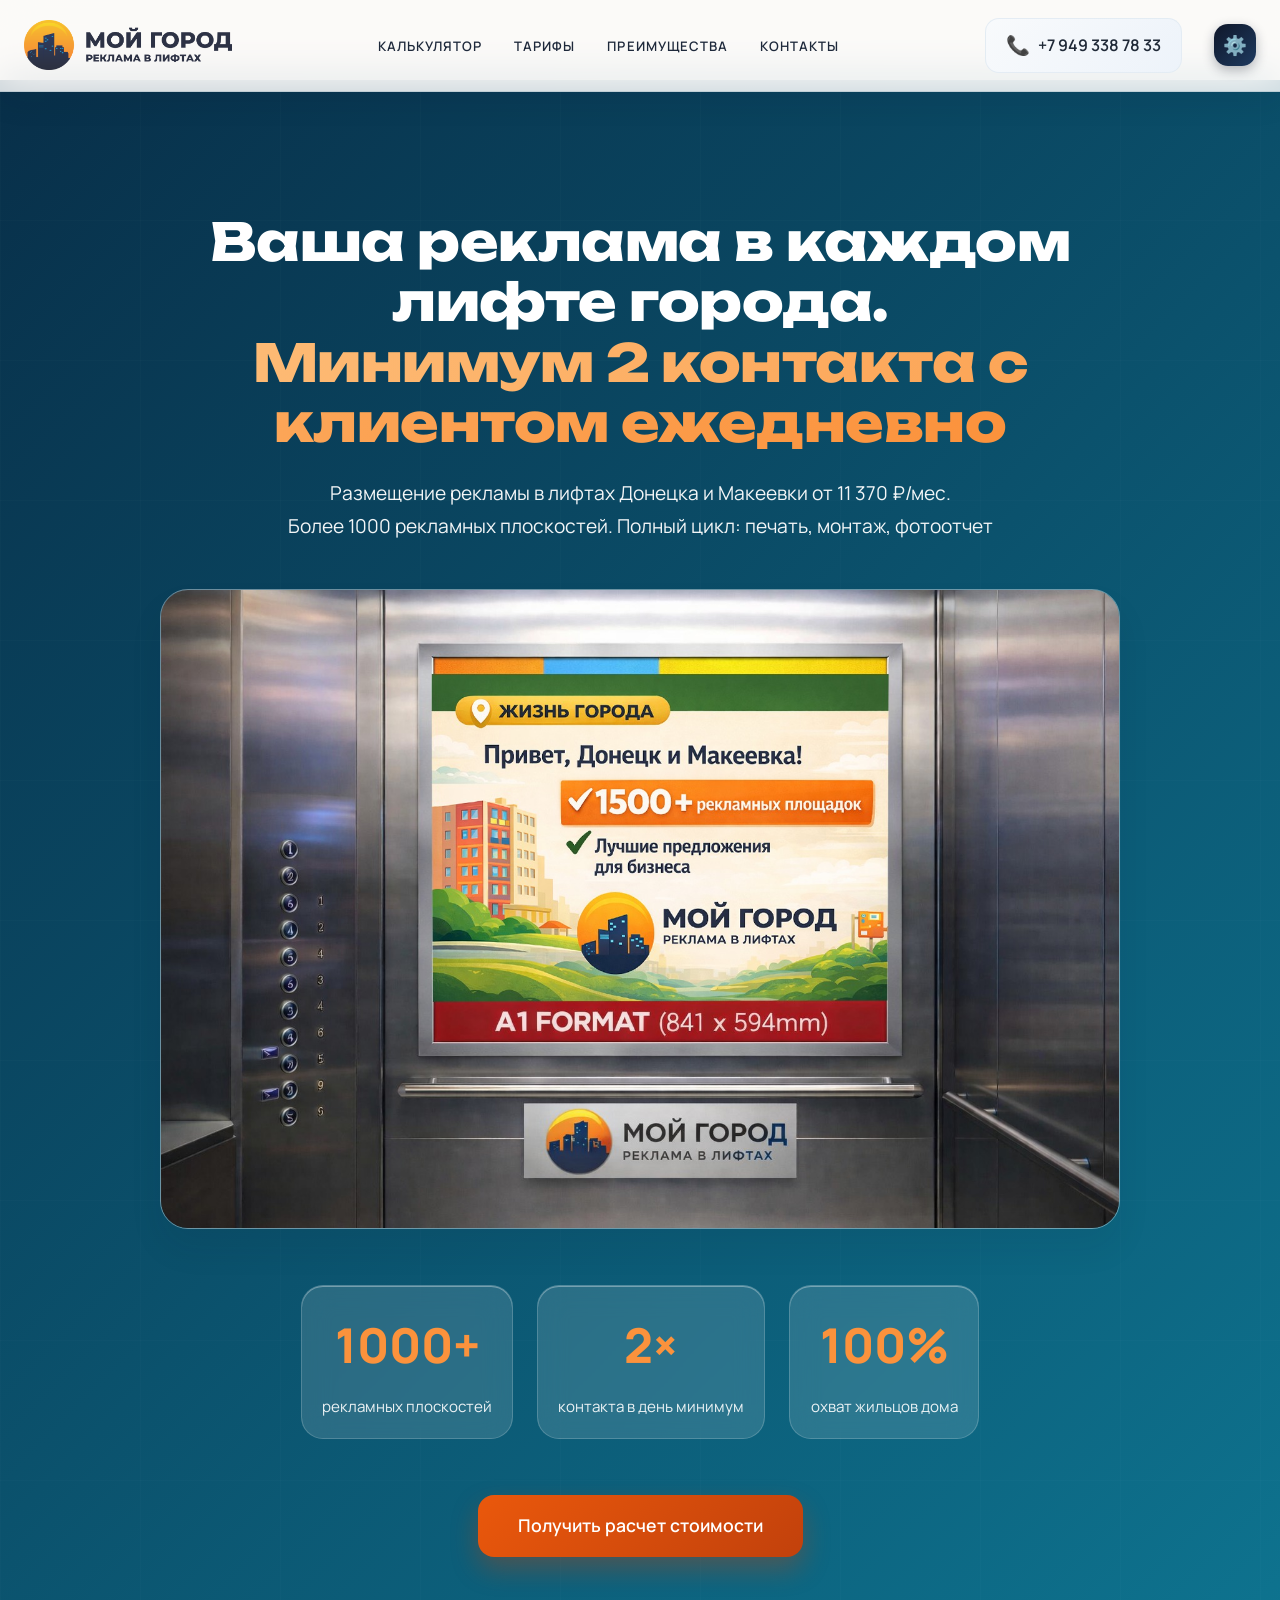
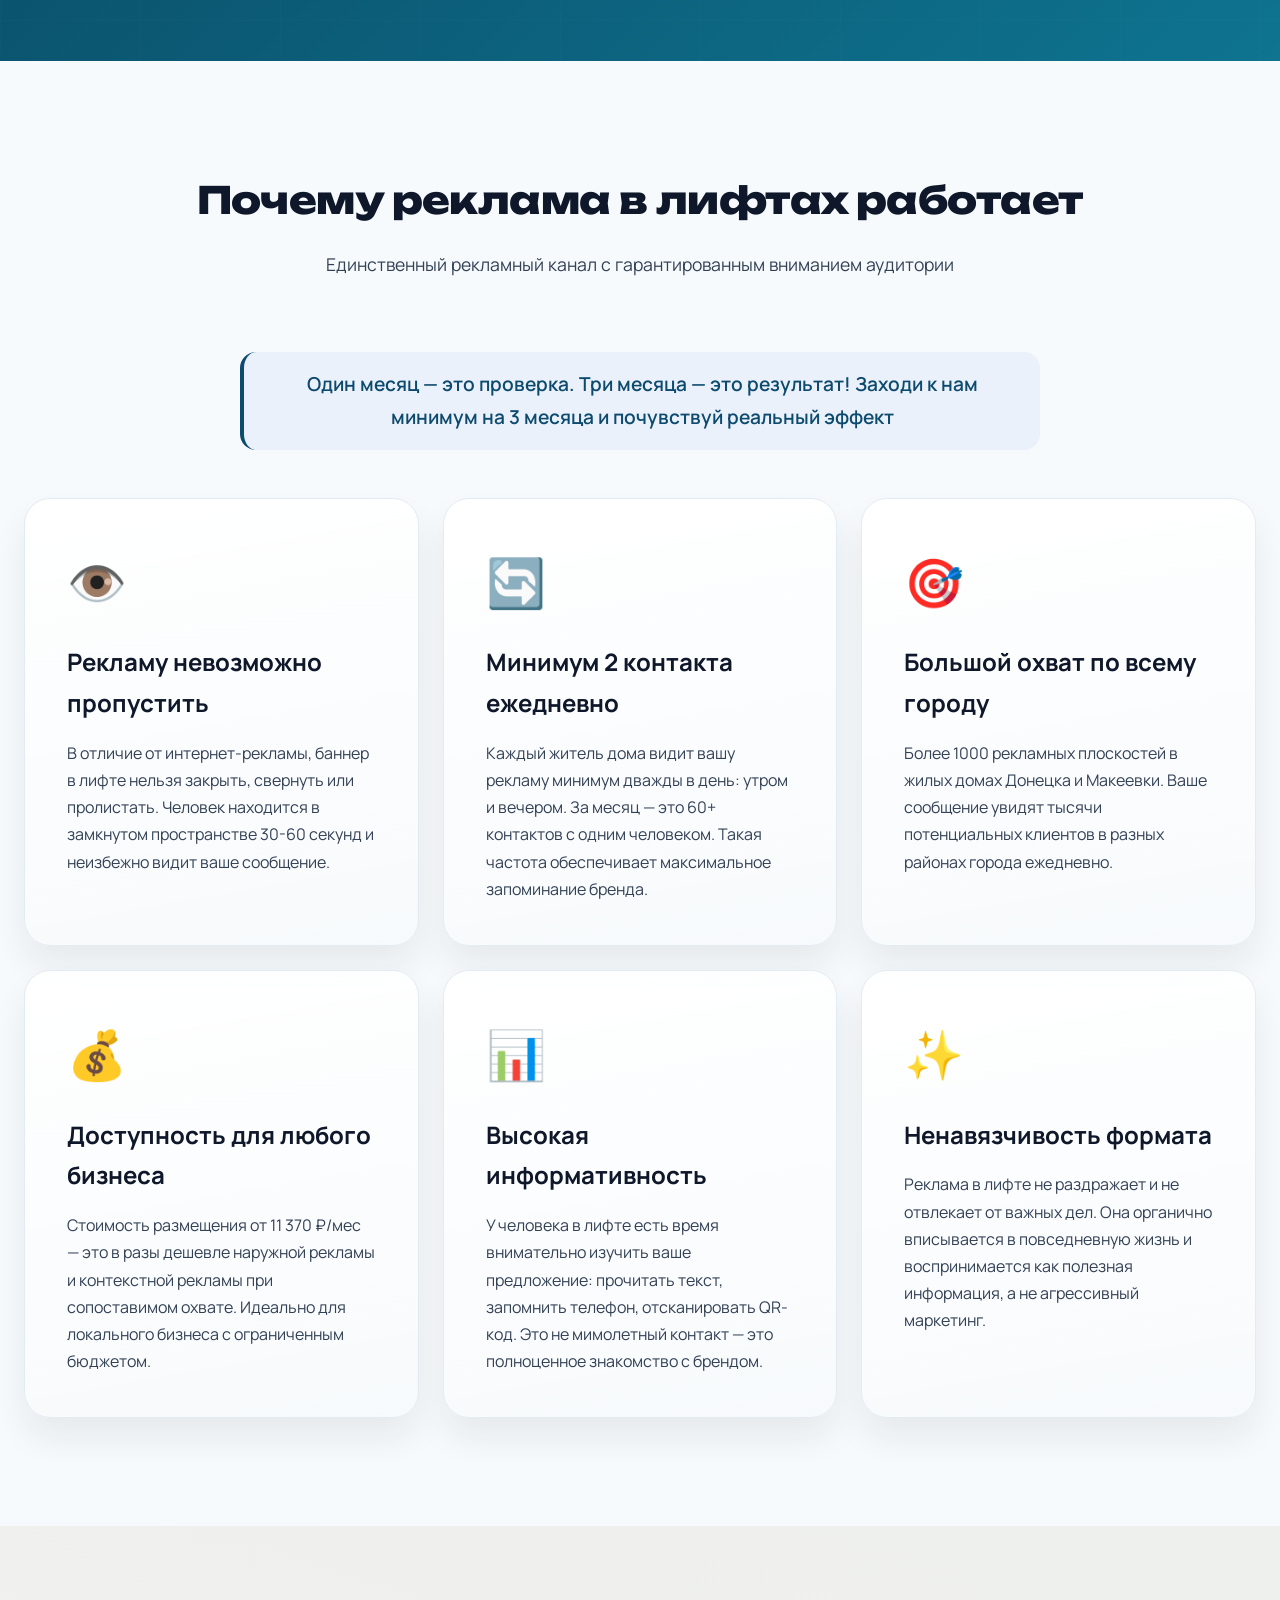
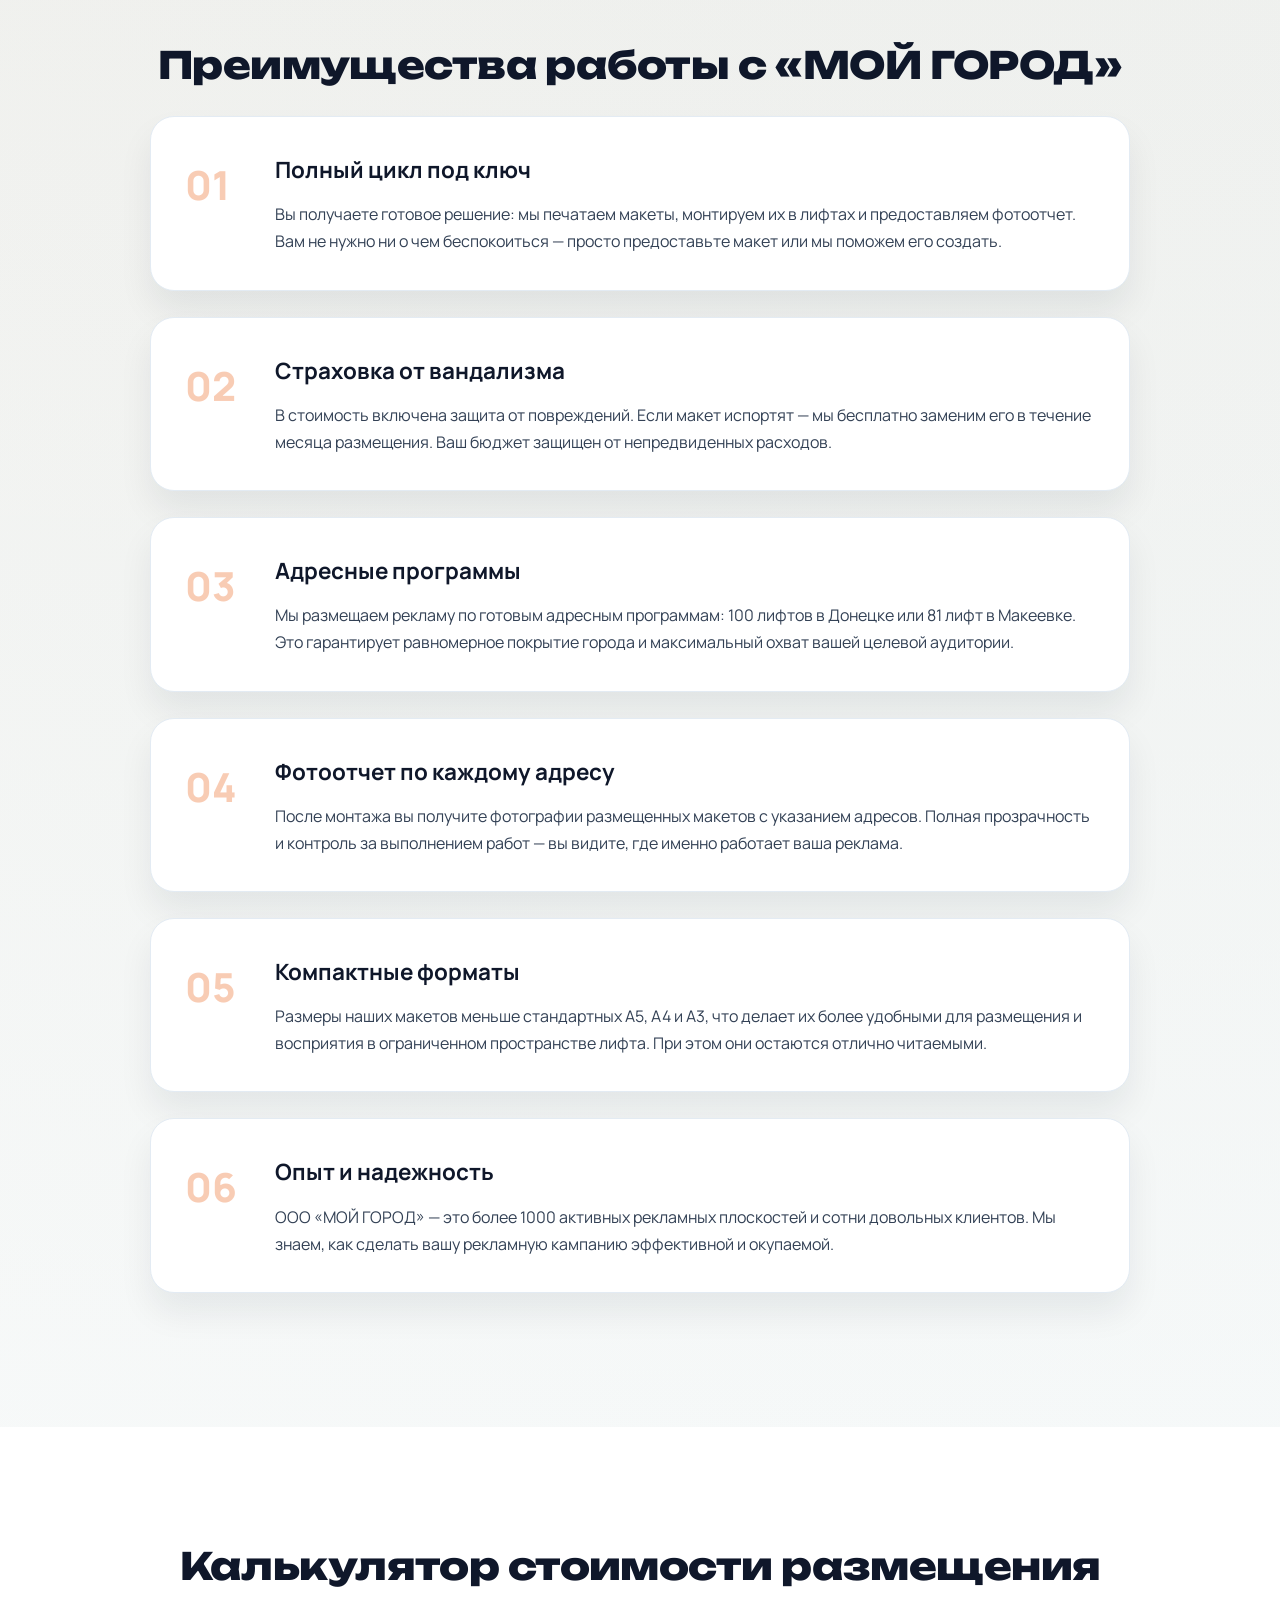
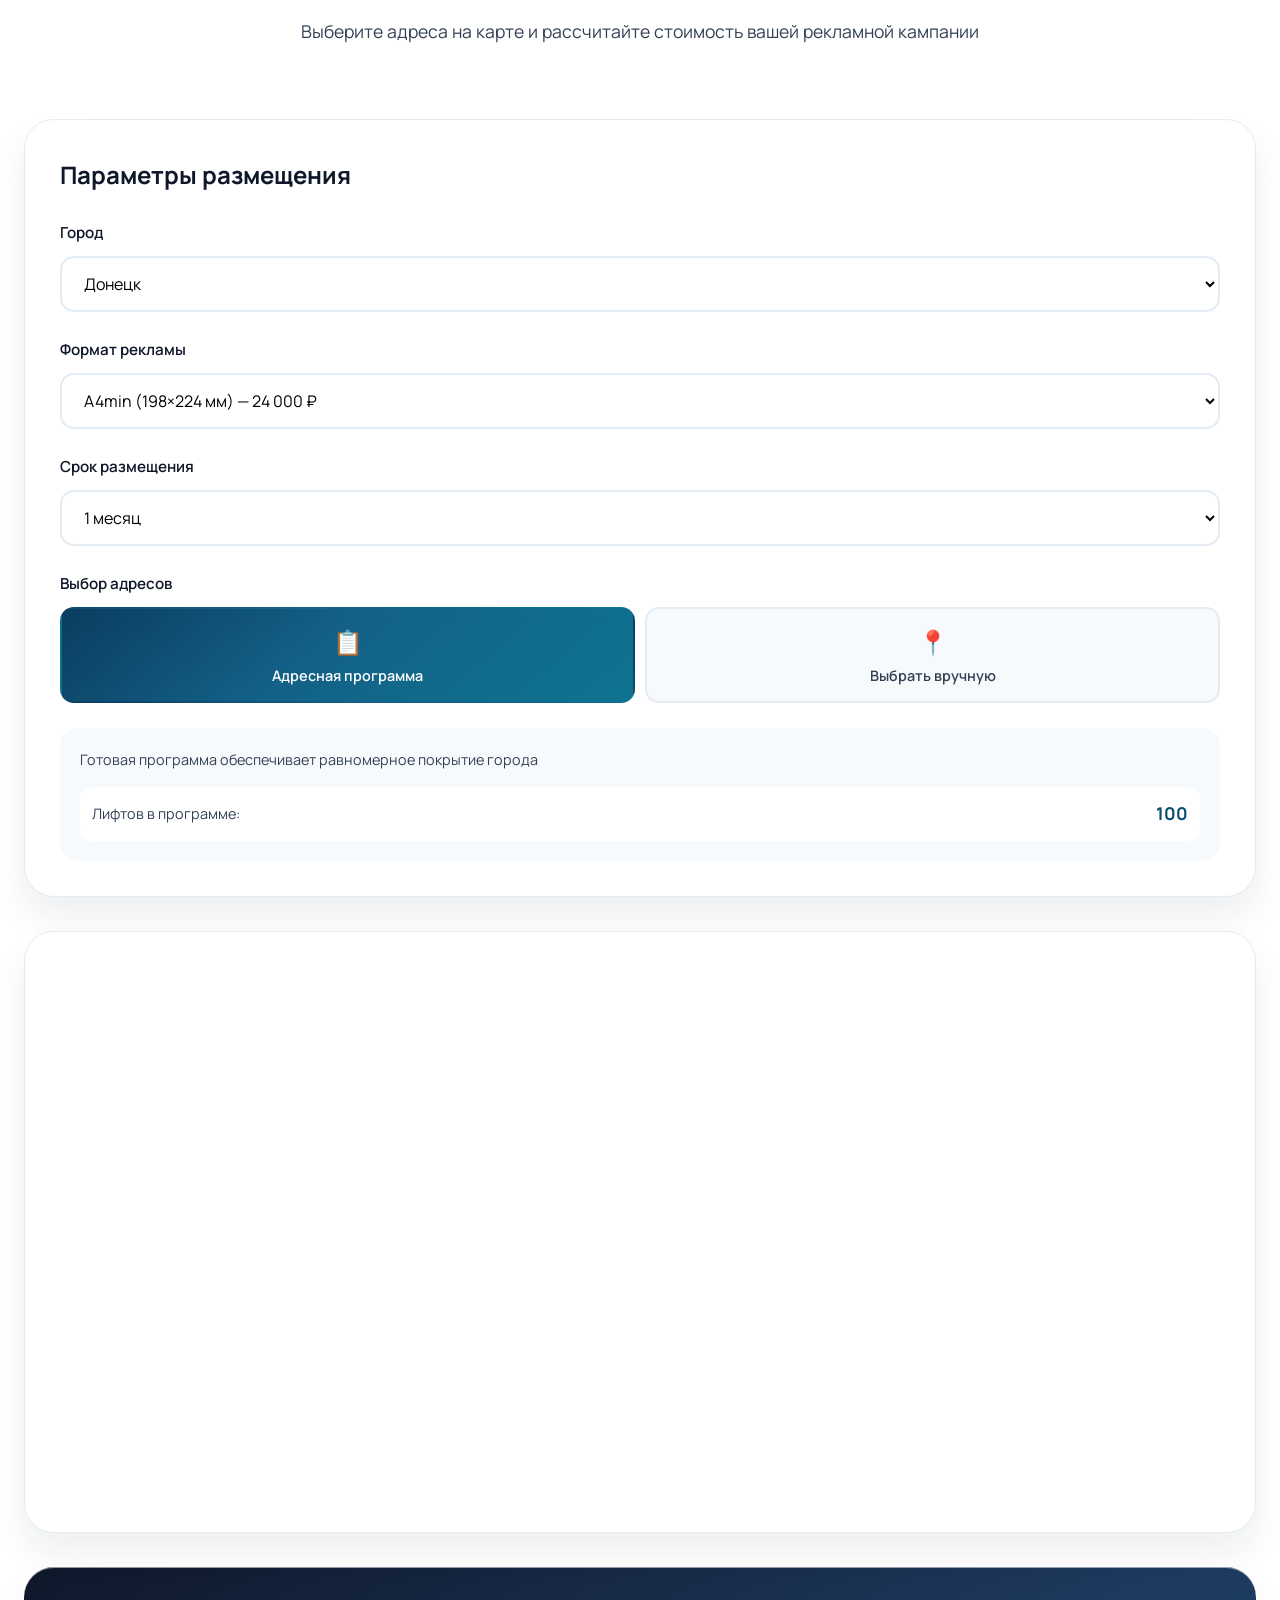
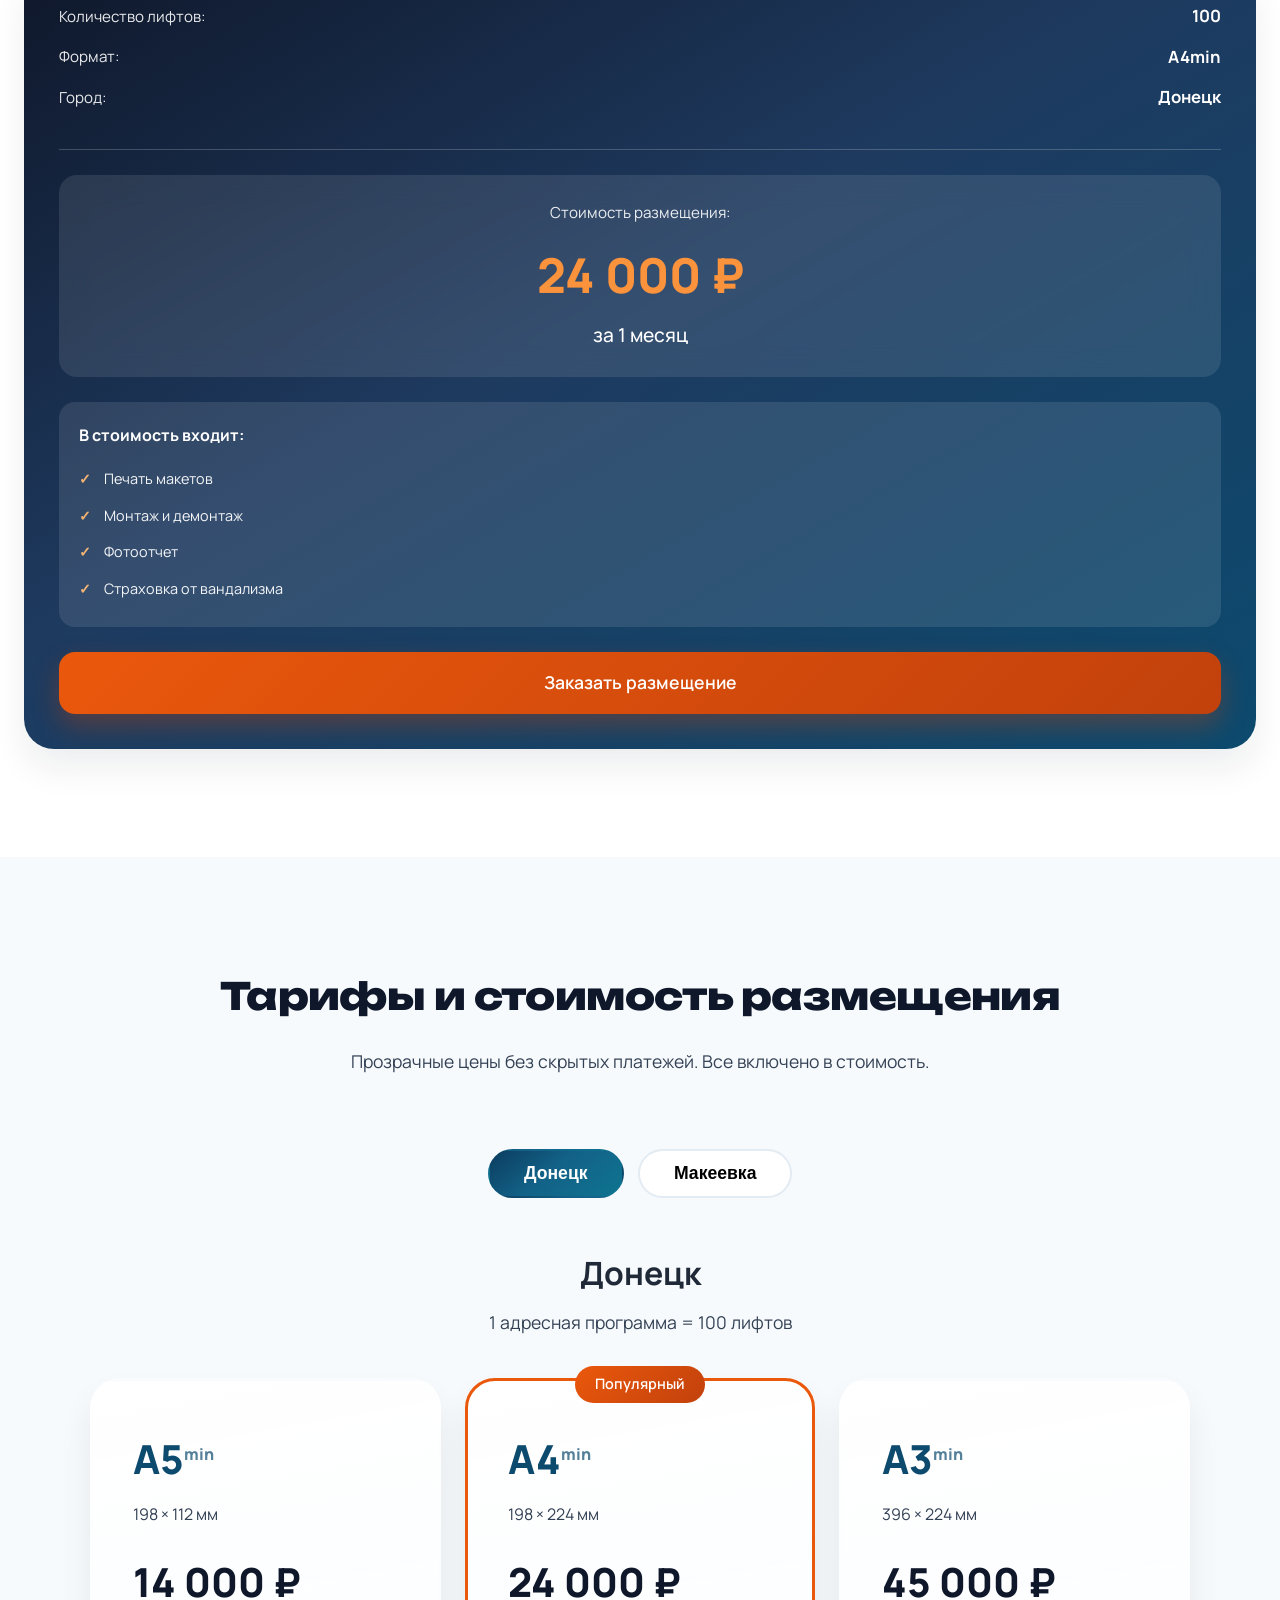
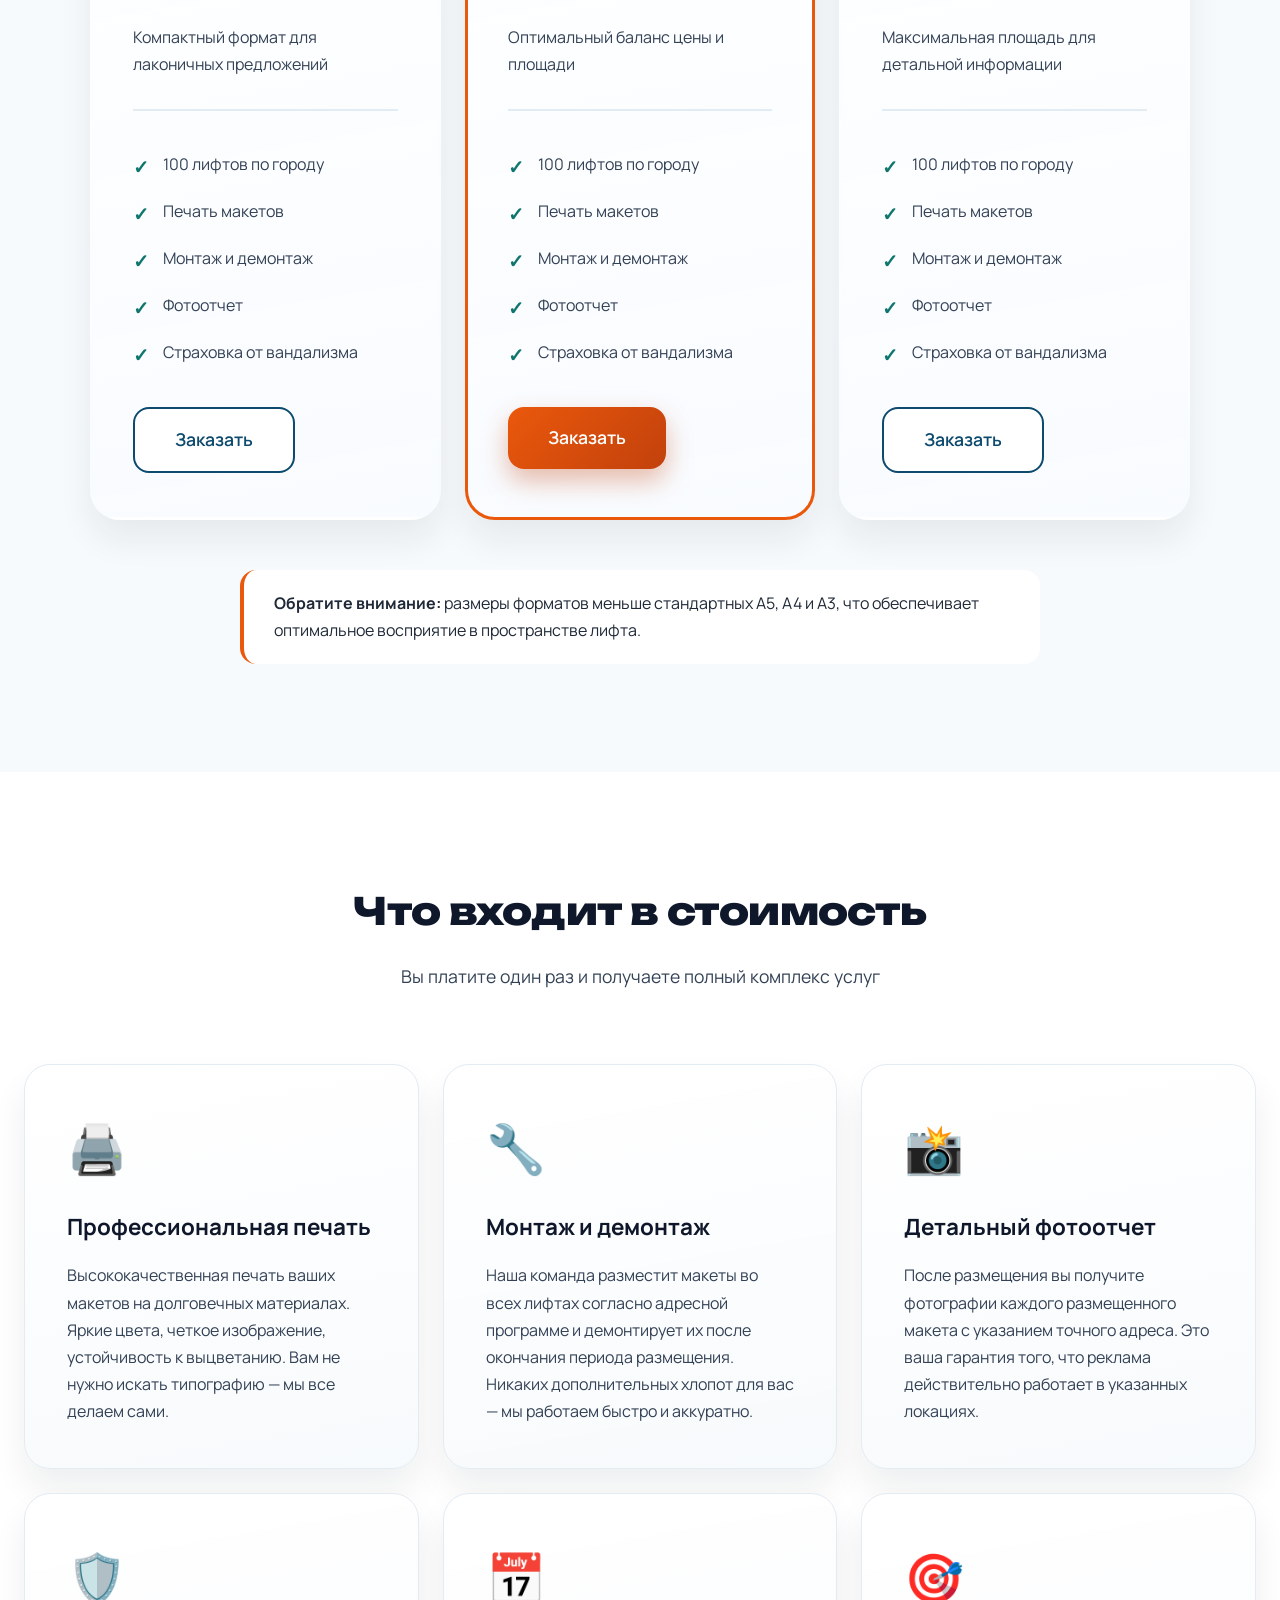
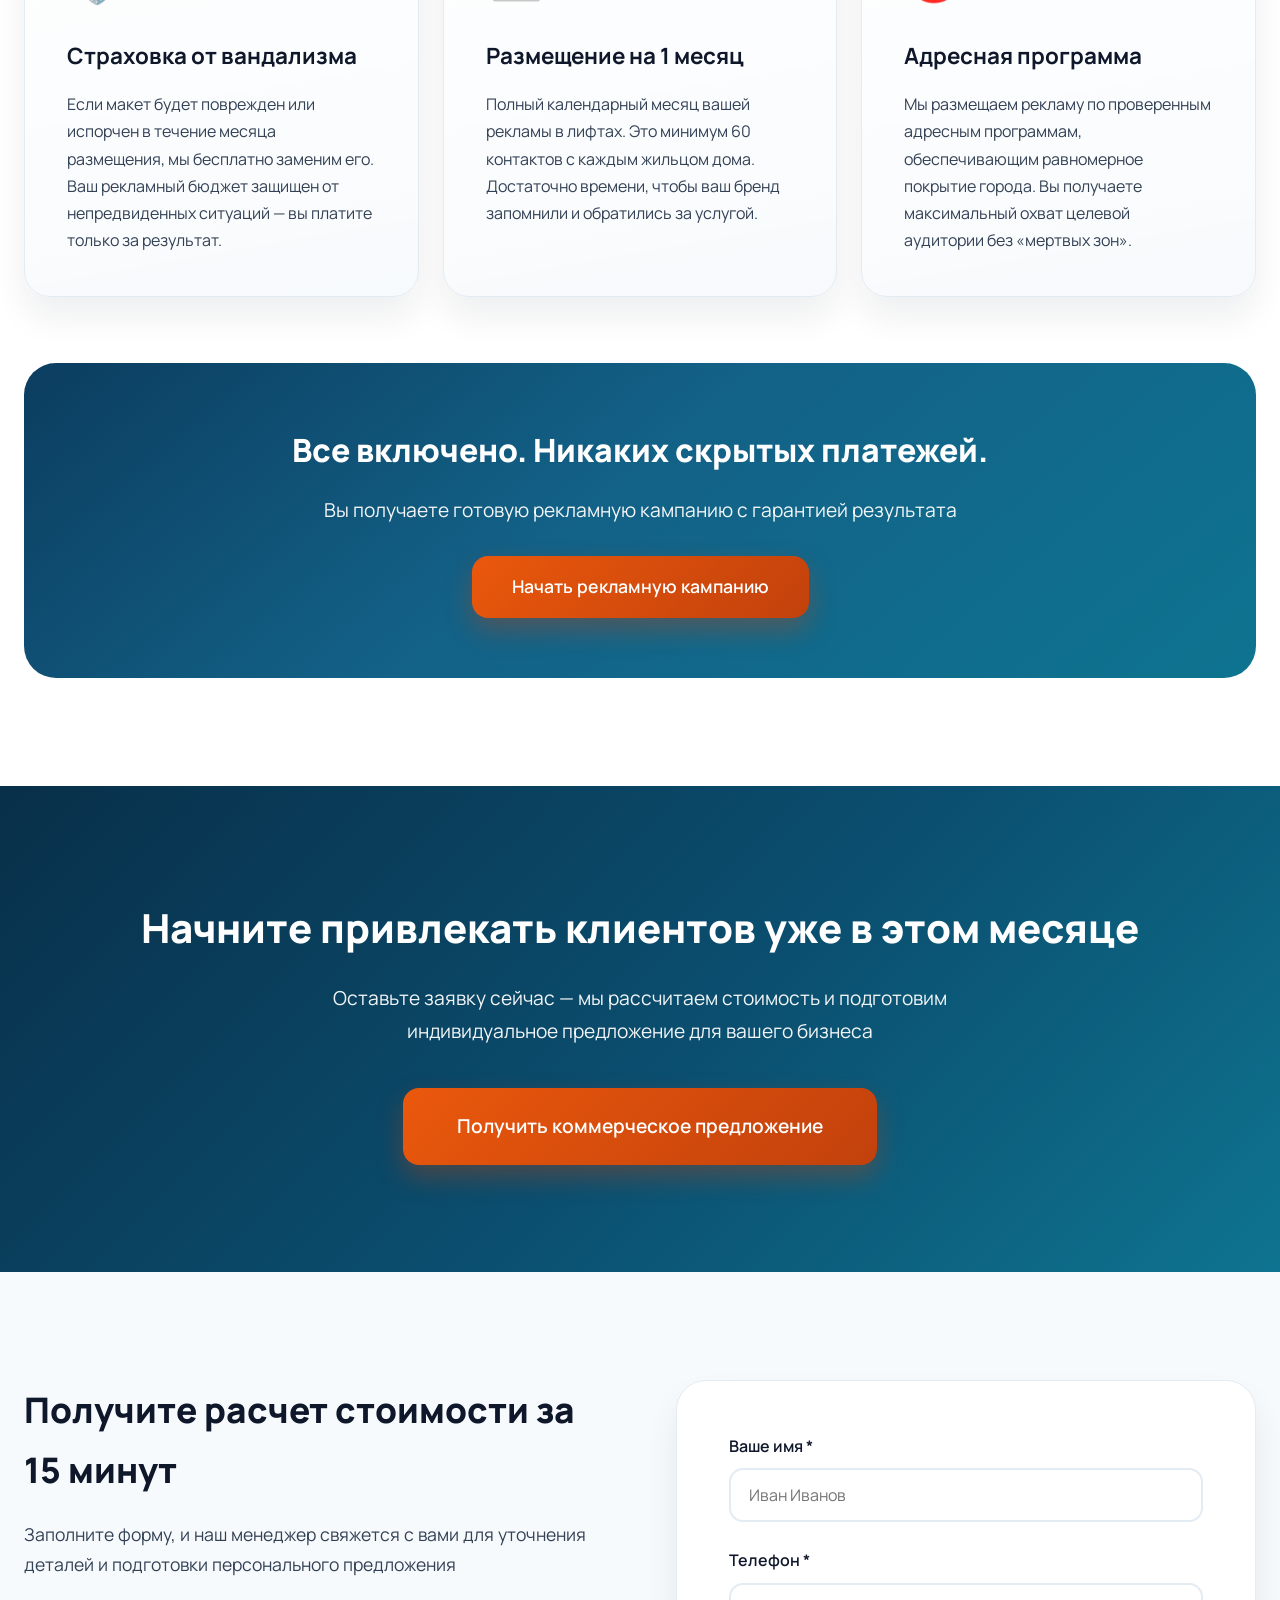
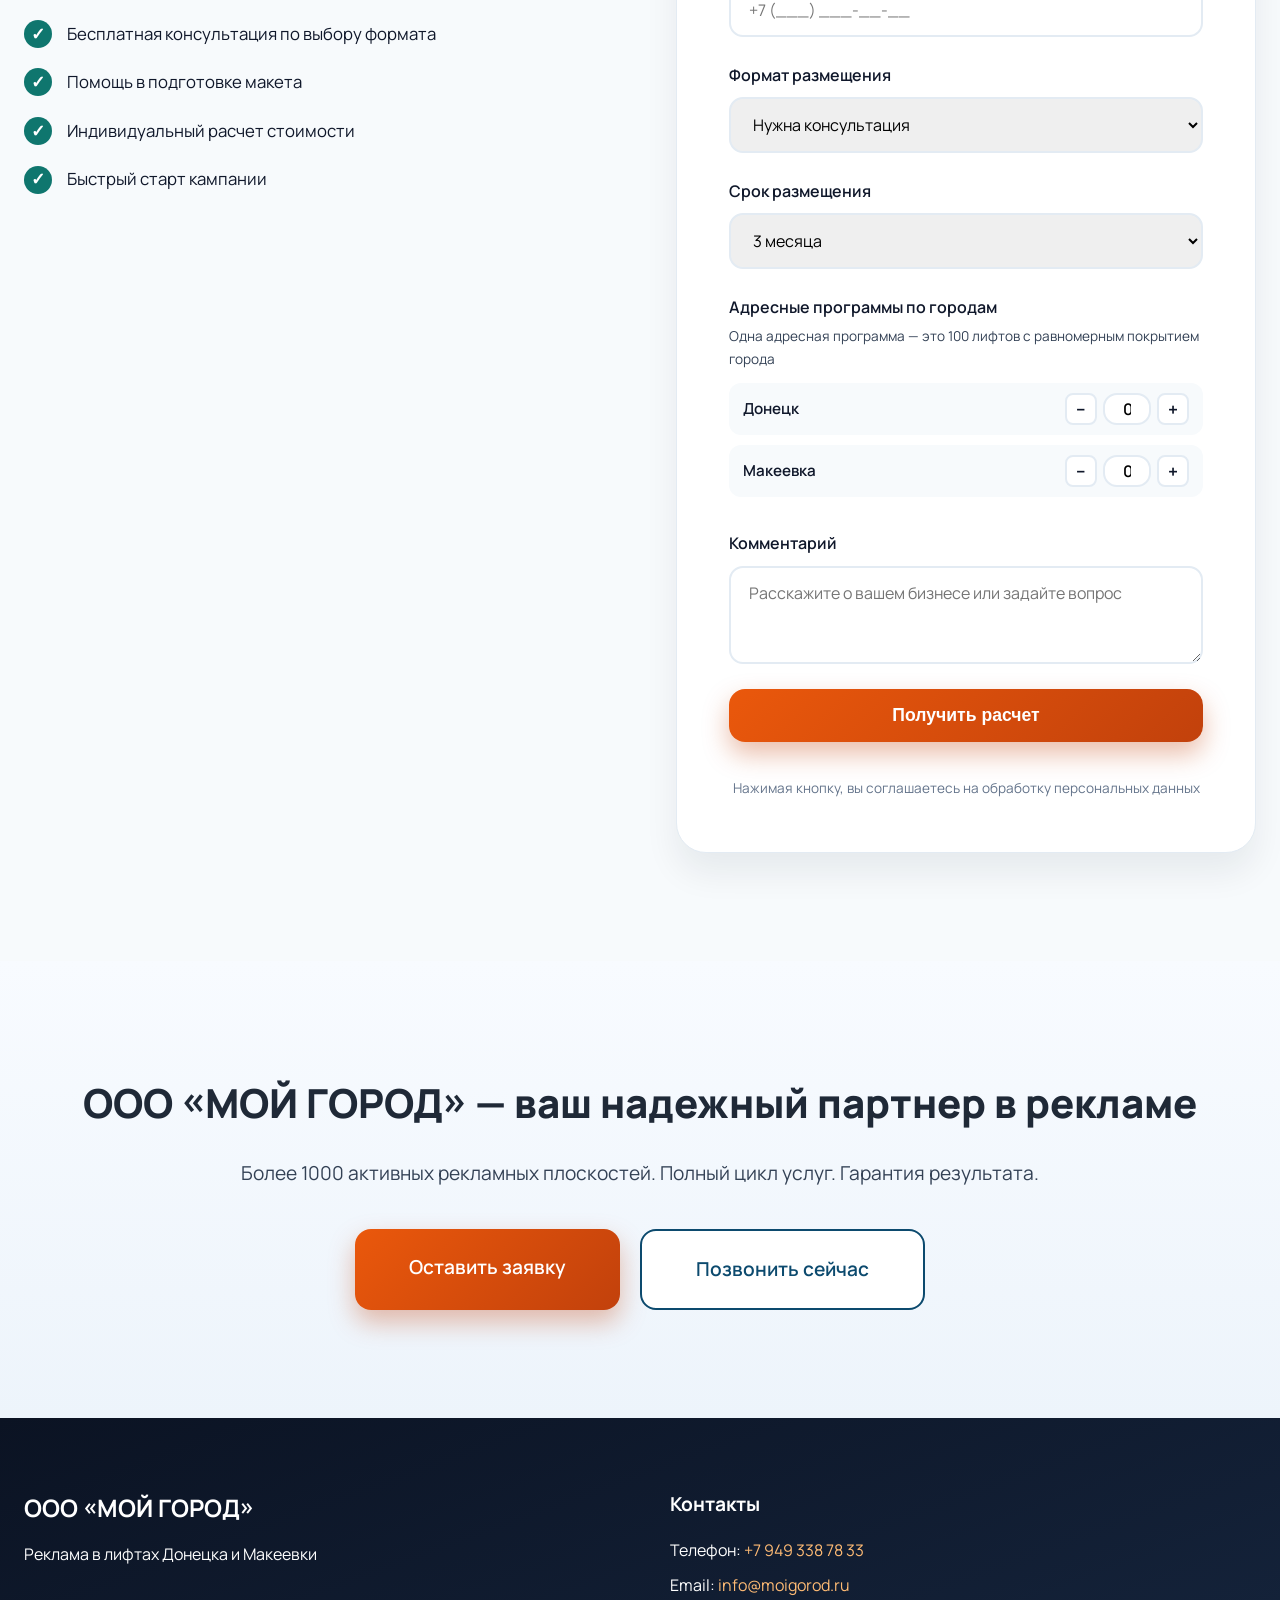
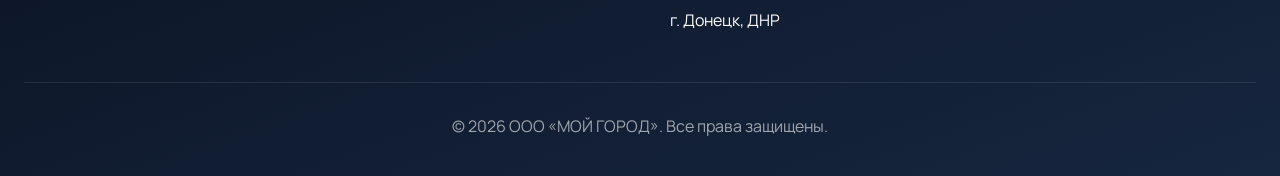
<file: index.html>
<!DOCTYPE html>
<html lang="ru">

<head>
    <meta charset="UTF-8">
    <meta name="viewport" content="width=device-width, initial-scale=1.0">
    <title>Реклама в лифтах Донецка и Макеевки | МОЙ ГОРОД</title>
    <meta name="description"
        content="Эффективная реклама в лифтах от 11 370 руб/мес. Более 1000 рекламных плоскостей. Охват всего города. Печать, монтаж и фотоотчет включены.">
    <link rel="preconnect" href="https://fonts.googleapis.com">
    <link rel="preconnect" href="https://fonts.gstatic.com" crossorigin>
    <link
        href="https://fonts.googleapis.com/css2?family=Manrope:wght@400;500;600;700;800&family=Unbounded:wght@600;700;800&display=swap"
        rel="stylesheet">
    <link rel="stylesheet" href="styles.css">
    <script src="https://api-maps.yandex.ru/2.1/?apikey=c8356958-fe16-4a92-a1fa-0fe4f98c42cd&lang=ru_RU"
        type="text/javascript"></script>
</head>

<body>
    <!-- Header Navigation -->
    <header class="site-header">
        <div class="container">
            <div class="header-wrapper">
                <div class="logo">
                    <a href="#hero">
                        <img src="logo.png" alt="МОЙ ГОРОД" class="logo-image">
                    </a>
                </div>

                <nav class="main-nav">
                    <ul class="nav-menu">
                        <li><a href="#calculator">Калькулятор</a></li>
                        <li><a href="#pricing">Тарифы</a></li>
                        <li><a href="#advantages">Преимущества</a></li>
                        <li><a href="#form">Контакты</a></li>
                    </ul>
                </nav>

                <div class="header-contact">
                    <a href="tel:+79493387833" class="phone-link">
                        <span class="phone-icon">📞</span>
                        <span class="phone-number">+7 949 338 78 33</span>
                    </a>
                </div>

                <a href="admin.html" class="admin-entry-link" title="Войти в админ-панель" aria-label="Войти в админ-панель">
                    <span class="admin-entry-icon">⚙️</span>
                </a>

                <button class="mobile-menu-toggle" id="mobile-menu-toggle">
                    <span></span>
                    <span></span>
                    <span></span>
                </button>
            </div>
        </div>
    </header>

    <!-- Hero Section -->
    <section class="hero" id="hero">
        <div class="container">
            <div class="hero-content">
                <h1 class="hero-title">
                    Ваша реклама в каждом лифте города.<br>
                    <span class="highlight">Минимум 2 контакта с клиентом ежедневно</span>
                </h1>
                <p class="hero-subtitle">
                    Размещение рекламы в лифтах Донецка и Макеевки от 11 370 ₽/мес.<br>
                    Более 1000 рекламных плоскостей. Полный цикл: печать, монтаж, фотоотчет
                </p>
                    <div class="hero-banner-wrap" id="hero-banner-wrap">
                        <img id="hero-banner-image" class="hero-banner-image" src="lift.jpeg" alt="Баннер компании">
                    </div>
                <div class="hero-stats">
                    <div class="stat-item">
                        <div class="stat-number">1000+</div>
                        <div class="stat-label">рекламных плоскостей</div>
                    </div>
                    <div class="stat-item">
                        <div class="stat-number">2×</div>
                        <div class="stat-label">контакта в день минимум</div>
                    </div>
                    <div class="stat-item">
                        <div class="stat-number">100%</div>
                        <div class="stat-label">охват жильцов дома</div>
                    </div>
                </div>
                <a href="#form" class="cta-button cta-primary">Получить расчет стоимости</a>
            </div>
        </div>
    </section>

    <!-- Why It Works Section -->
    <section class="why-works" id="why-works">
        <div class="container">
            <h2 class="section-title">Почему реклама в лифтах работает</h2>
            <p class="section-subtitle">Единственный рекламный канал с гарантированным вниманием аудитории</p>
            <p class="section-slogan">Один месяц — это проверка. Три месяца — это результат! Заходи к нам минимум на 3 месяца и почувствуй реальный эффект</p>

            <div class="benefits-grid">
                <div class="benefit-card">
                    <div class="benefit-icon">👁️</div>
                    <h3>Рекламу невозможно пропустить</h3>
                    <p>В отличие от интернет-рекламы, баннер в лифте нельзя закрыть, свернуть или пролистать. Человек
                        находится в замкнутом пространстве 30-60 секунд и неизбежно видит ваше сообщение.</p>
                </div>

                <div class="benefit-card">
                    <div class="benefit-icon">🔄</div>
                    <h3>Минимум 2 контакта ежедневно</h3>
                    <p>Каждый житель дома видит вашу рекламу минимум дважды в день: утром и вечером. За месяц — это 60+
                        контактов с одним человеком. Такая частота обеспечивает максимальное запоминание бренда.</p>
                </div>

                <div class="benefit-card">
                    <div class="benefit-icon">🎯</div>
                    <h3>Большой охват по всему городу</h3>
                    <p>Более 1000 рекламных плоскостей в жилых домах Донецка и Макеевки. Ваше сообщение увидят тысячи
                        потенциальных клиентов в разных районах города ежедневно.</p>
                </div>

                <div class="benefit-card">
                    <div class="benefit-icon">💰</div>
                    <h3>Доступность для любого бизнеса</h3>
                    <p>Стоимость размещения от 11 370 ₽/мес — это в разы дешевле наружной рекламы и контекстной рекламы
                        при сопоставимом охвате. Идеально для локального бизнеса с ограниченным бюджетом.</p>
                </div>

                <div class="benefit-card">
                    <div class="benefit-icon">📊</div>
                    <h3>Высокая информативность</h3>
                    <p>У человека в лифте есть время внимательно изучить ваше предложение: прочитать текст, запомнить
                        телефон, отсканировать QR-код. Это не мимолетный контакт — это полноценное знакомство с брендом.
                    </p>
                </div>

                <div class="benefit-card">
                    <div class="benefit-icon">✨</div>
                    <h3>Ненавязчивость формата</h3>
                    <p>Реклама в лифте не раздражает и не отвлекает от важных дел. Она органично вписывается в
                        повседневную жизнь и воспринимается как полезная информация, а не агрессивный маркетинг.</p>
                </div>
            </div>
        </div>
    </section>

    <!-- Advantages Section -->
    <section class="advantages" id="advantages">
        <div class="container">
            <h2 class="section-title">Преимущества работы с «МОЙ ГОРОД»</h2>

            <div class="advantages-list">
                <div class="advantage-item">
                    <div class="advantage-number">01</div>
                    <div class="advantage-content">
                        <h3>Полный цикл под ключ</h3>
                        <p>Вы получаете готовое решение: мы печатаем макеты, монтируем их в лифтах и предоставляем
                            фотоотчет. Вам не нужно ни о чем беспокоиться — просто предоставьте макет или мы поможем его
                            создать.</p>
                    </div>
                </div>

                <div class="advantage-item">
                    <div class="advantage-number">02</div>
                    <div class="advantage-content">
                        <h3>Страховка от вандализма</h3>
                        <p>В стоимость включена защита от повреждений. Если макет испортят — мы бесплатно заменим его в
                            течение месяца размещения. Ваш бюджет защищен от непредвиденных расходов.</p>
                    </div>
                </div>

                <div class="advantage-item">
                    <div class="advantage-number">03</div>
                    <div class="advantage-content">
                        <h3>Адресные программы</h3>
                        <p>Мы размещаем рекламу по готовым адресным программам: 100 лифтов в Донецке или 81 лифт в
                            Макеевке. Это гарантирует равномерное покрытие города и максимальный охват вашей целевой
                            аудитории.</p>
                    </div>
                </div>

                <div class="advantage-item">
                    <div class="advantage-number">04</div>
                    <div class="advantage-content">
                        <h3>Фотоотчет по каждому адресу</h3>
                        <p>После монтажа вы получите фотографии размещенных макетов с указанием адресов. Полная
                            прозрачность и контроль за выполнением работ — вы видите, где именно работает ваша реклама.
                        </p>
                    </div>
                </div>

                <div class="advantage-item">
                    <div class="advantage-number">05</div>
                    <div class="advantage-content">
                        <h3>Компактные форматы</h3>
                        <p>Размеры наших макетов меньше стандартных А5, А4 и А3, что делает их более удобными для
                            размещения и восприятия в ограниченном пространстве лифта. При этом они остаются отлично
                            читаемыми.</p>
                    </div>
                </div>

                <div class="advantage-item">
                    <div class="advantage-number">06</div>
                    <div class="advantage-content">
                        <h3>Опыт и надежность</h3>
                        <p>ООО «МОЙ ГОРОД» — это более 1000 активных рекламных плоскостей и сотни довольных клиентов. Мы
                            знаем, как сделать вашу рекламную кампанию эффективной и окупаемой.</p>
                    </div>
                </div>
            </div>
        </div>
    </section>

    <!-- Calculator Section -->
    <section class="calculator" id="calculator">
        <div class="container">
            <h2 class="section-title">Калькулятор стоимости размещения</h2>
            <p class="section-subtitle">Выберите адреса на карте и рассчитайте стоимость вашей рекламной кампании</p>

            <div class="calculator-wrapper">
                <!-- Calculator Panel -->
                <div class="calculator-panel">
                    <div class="calculator-controls">
                        <h3>Параметры размещения</h3>

                        <div class="control-group">
                            <label for="calc-city">Город</label>
                            <select id="calc-city" class="calc-select">
                                <option value="donetsk">Донецк</option>
                                <option value="makeevka">Макеевка</option>
                            </select>
                        </div>

                        <div class="control-group">
                            <label for="calc-format">Формат рекламы</label>
                            <select id="calc-format" class="calc-select">
                                <option value="a5" data-price-donetsk="14000" data-price-makeevka="11370" data-donetsk-text="A5min (198×112 мм) — 14 000 ₽" data-makeevka-text="A5min (198×112 мм) — 11 370 ₽">A5min (198×112 мм) — 14 000 ₽</option>
                                <option value="a4" data-price-donetsk="24000" data-price-makeevka="20250" selected data-donetsk-text="A4min (198×224 мм) — 24 000 ₽" data-makeevka-text="A4min (198×224 мм) — 20 250 ₽">A4min (198×224 мм) — 24 000 ₽</option>
                                <option value="a3" data-price-donetsk="45000" data-price-makeevka="36450" data-donetsk-text="A3min (396×224 мм) — 45 000 ₽" data-makeevka-text="A3min (396×224 мм) — 36 450 ₽">A3min (396×224 мм) — 45 000 ₽</option>
                            </select>
                        </div>

                        <div class="control-group">
                            <label for="calc-months">Срок размещения</label>
                            <select id="calc-months" class="calc-select">
                                <option value="1" selected>1 месяц</option>
                                <option value="2">2 месяца</option>
                                <option value="3">3 месяца</option>
                                <option value="6">6 месяцев</option>
                                <option value="12">12 месяцев</option>
                            </select>
                        </div>

                        <div class="control-group">
                            <label>Выбор адресов</label>
                            <div class="address-selection-mode">
                                <button class="mode-btn active" data-mode="program">
                                    <span class="mode-icon">📋</span>
                                    <span>Адресная программа</span>
                                </button>
                                <button class="mode-btn" data-mode="custom">
                                    <span class="mode-icon">📍</span>
                                    <span>Выбрать вручную</span>
                                </button>
                            </div>
                        </div>

                        <div id="program-mode" class="selection-mode-content">
                            <p class="mode-description">Готовая программа обеспечивает равномерное покрытие города</p>
                            <div class="program-info">
                                <div class="info-item">
                                    <span class="info-label">Лифтов в программе:</span>
                                    <span class="info-value" id="program-count">100</span>
                                </div>
                            </div>
                        </div>

                        <div id="custom-mode" class="selection-mode-content" style="display: none;">
                            <p class="mode-description">Кликайте на метки на карте для выбора адресов</p>
                            <div class="selected-addresses" id="selected-addresses">
                                <p class="no-selection">Адреса не выбраны</p>
                            </div>
                        </div>
                    </div>

                </div>

                <!-- Map Container -->
                <div class="map-container">
                    <div id="map" class="yandex-map"></div>
                </div>

                <!-- Calculator Result -->
                <div class="calculator-result">
                    <div class="result-summary">
                        <div class="summary-item">
                            <span class="summary-label">Количество лифтов:</span>
                            <span class="summary-value" id="total-lifts">100</span>
                        </div>
                        <div class="summary-item">
                            <span class="summary-label">Формат:</span>
                            <span class="summary-value" id="selected-format">A4min</span>
                        </div>
                        <div class="summary-item">
                            <span class="summary-label">Город:</span>
                            <span class="summary-value" id="selected-city">Донецк</span>
                        </div>
                    </div>

                    <div class="result-price">
                        <div class="price-label">Стоимость размещения:</div>
                        <div class="price-value" id="total-price">24 000 ₽</div>
                        <div class="price-period" id="pricePeriod">за 1 месяц</div>
                    </div>

                    <div class="result-includes">
                        <p><strong>В стоимость входит:</strong></p>
                        <ul>
                            <li>Печать макетов</li>
                            <li>Монтаж и демонтаж</li>
                            <li>Фотоотчет</li>
                            <li>Страховка от вандализма</li>
                        </ul>
                    </div>

                    <a href="#form" class="cta-button cta-primary full-width" id="calculator-order-btn">Заказать
                        размещение</a>
                </div>
            </div>
        </div>
    </section>

    <!-- Pricing Section -->
    <section class="pricing" id="pricing">
        <div class="container">
            <h2 class="section-title">Тарифы и стоимость размещения</h2>
            <p class="section-subtitle">Прозрачные цены без скрытых платежей. Все включено в стоимость.</p>

            <div class="pricing-tabs">
                <button class="tab-button active" data-city="donetsk">Донецк</button>
                <button class="tab-button" data-city="makeevka">Макеевка</button>
            </div>

            <div class="pricing-content">
                <!-- Donetsk Pricing -->
                <div class="pricing-cards active" id="donetsk">
                    <div class="pricing-header">
                        <h3>Донецк</h3>
                        <p>1 адресная программа = 100 лифтов</p>
                    </div>

                    <div class="pricing-grid">
                        <div class="price-card">
                            <div class="price-format">A5<span class="format-note">min</span></div>
                            <div class="price-size">198 × 112 мм</div>
                            <div class="price-amount">14 000 ₽<span class="price-period">/мес</span></div>
                            <div class="price-description">Компактный формат для лаконичных предложений</div>
                            <ul class="price-features">
                                <li>100 лифтов по городу</li>
                                <li>Печать макетов</li>
                                <li>Монтаж и демонтаж</li>
                                <li>Фотоотчет</li>
                                <li>Страховка от вандализма</li>
                            </ul>
                            <a href="#form" class="cta-button cta-secondary">Заказать</a>
                        </div>

                        <div class="price-card popular">
                            <div class="popular-badge">Популярный</div>
                            <div class="price-format">A4<span class="format-note">min</span></div>
                            <div class="price-size">198 × 224 мм</div>
                            <div class="price-amount">24 000 ₽<span class="price-period">/мес</span></div>
                            <div class="price-description">Оптимальный баланс цены и площади</div>
                            <ul class="price-features">
                                <li>100 лифтов по городу</li>
                                <li>Печать макетов</li>
                                <li>Монтаж и демонтаж</li>
                                <li>Фотоотчет</li>
                                <li>Страховка от вандализма</li>
                            </ul>
                            <a href="#form" class="cta-button cta-primary">Заказать</a>
                        </div>

                        <div class="price-card">
                            <div class="price-format">A3<span class="format-note">min</span></div>
                            <div class="price-size">396 × 224 мм</div>
                            <div class="price-amount">45 000 ₽<span class="price-period">/мес</span></div>
                            <div class="price-description">Максимальная площадь для детальной информации</div>
                            <ul class="price-features">
                                <li>100 лифтов по городу</li>
                                <li>Печать макетов</li>
                                <li>Монтаж и демонтаж</li>
                                <li>Фотоотчет</li>
                                <li>Страховка от вандализма</li>
                            </ul>
                            <a href="#form" class="cta-button cta-secondary">Заказать</a>
                        </div>
                    </div>
                </div>

                <!-- Makeevka Pricing -->
                <div class="pricing-cards" id="makeevka">
                    <div class="pricing-header">
                        <h3>Макеевка</h3>
                        <p>1 адресная программа = 81 лифт</p>
                    </div>

                    <div class="pricing-grid">
                        <div class="price-card">
                            <div class="price-format">A5<span class="format-note">min</span></div>
                            <div class="price-size">198 × 112 мм</div>
                            <div class="price-amount">11 370 ₽<span class="price-period">/мес</span></div>
                            <div class="price-description">Компактный формат для лаконичных предложений</div>
                            <ul class="price-features">
                                <li>81 лифт по городу</li>
                                <li>Печать макетов</li>
                                <li>Монтаж и демонтаж</li>
                                <li>Фотоотчет</li>
                                <li>Страховка от вандализма</li>
                            </ul>
                            <a href="#form" class="cta-button cta-secondary">Заказать</a>
                        </div>

                        <div class="price-card popular">
                            <div class="popular-badge">Популярный</div>
                            <div class="price-format">A4<span class="format-note">min</span></div>
                            <div class="price-size">198 × 224 мм</div>
                            <div class="price-amount">20 250 ₽<span class="price-period">/мес</span></div>
                            <div class="price-description">Оптимальный баланс цены и площади</div>
                            <ul class="price-features">
                                <li>81 лифт по городу</li>
                                <li>Печать макетов</li>
                                <li>Монтаж и демонтаж</li>
                                <li>Фотоотчет</li>
                                <li>Страховка от вандализма</li>
                            </ul>
                            <a href="#form" class="cta-button cta-primary">Заказать</a>
                        </div>

                        <div class="price-card">
                            <div class="price-format">A3<span class="format-note">min</span></div>
                            <div class="price-size">396 × 224 мм</div>
                            <div class="price-amount">36 450 ₽<span class="price-period">/мес</span></div>
                            <div class="price-description">Максимальная площадь для детальной информации</div>
                            <ul class="price-features">
                                <li>81 лифт по городу</li>
                                <li>Печать макетов</li>
                                <li>Монтаж и демонтаж</li>
                                <li>Фотоотчет</li>
                                <li>Страховка от вандализма</li>
                            </ul>
                            <a href="#form" class="cta-button cta-secondary">Заказать</a>
                        </div>
                    </div>
                </div>
            </div>

            <div class="pricing-note">
                <p><strong>Обратите внимание:</strong> размеры форматов меньше стандартных А5, А4 и А3, что обеспечивает
                    оптимальное восприятие в пространстве лифта.</p>
            </div>
        </div>
    </section>

    <!-- What's Included Section -->
    <section class="included">
        <div class="container">
            <h2 class="section-title">Что входит в стоимость</h2>
            <p class="section-subtitle">Вы платите один раз и получаете полный комплекс услуг</p>

            <div class="included-grid">
                <div class="included-card">
                    <div class="included-icon">🖨️</div>
                    <h3>Профессиональная печать</h3>
                    <p>Высококачественная печать ваших макетов на долговечных материалах. Яркие цвета, четкое
                        изображение, устойчивость к выцветанию. Вам не нужно искать типографию — мы все делаем сами.</p>
                </div>

                <div class="included-card">
                    <div class="included-icon">🔧</div>
                    <h3>Монтаж и демонтаж</h3>
                    <p>Наша команда разместит макеты во всех лифтах согласно адресной программе и демонтирует их после
                        окончания периода размещения. Никаких дополнительных хлопот для вас — мы работаем быстро и
                        аккуратно.</p>
                </div>

                <div class="included-card">
                    <div class="included-icon">📸</div>
                    <h3>Детальный фотоотчет</h3>
                    <p>После размещения вы получите фотографии каждого размещенного макета с указанием точного адреса.
                        Это ваша гарантия того, что реклама действительно работает в указанных локациях.</p>
                </div>

                <div class="included-card">
                    <div class="included-icon">🛡️</div>
                    <h3>Страховка от вандализма</h3>
                    <p>Если макет будет поврежден или испорчен в течение месяца размещения, мы бесплатно заменим его.
                        Ваш рекламный бюджет защищен от непредвиденных ситуаций — вы платите только за результат.</p>
                </div>

                <div class="included-card">
                    <div class="included-icon">📅</div>
                    <h3>Размещение на 1 месяц</h3>
                    <p>Полный календарный месяц вашей рекламы в лифтах. Это минимум 60 контактов с каждым жильцом дома.
                        Достаточно времени, чтобы ваш бренд запомнили и обратились за услугой.</p>
                </div>

                <div class="included-card">
                    <div class="included-icon">🎯</div>
                    <h3>Адресная программа</h3>
                    <p>Мы размещаем рекламу по проверенным адресным программам, обеспечивающим равномерное покрытие
                        города. Вы получаете максимальный охват целевой аудитории без «мертвых зон».</p>
                </div>
            </div>

            <div class="included-cta">
                <h3>Все включено. Никаких скрытых платежей.</h3>
                <p>Вы получаете готовую рекламную кампанию с гарантией результата</p>
                <a href="#form" class="cta-button cta-primary">Начать рекламную кампанию</a>
            </div>
        </div>
    </section>

    <!-- CTA Section -->
    <section class="cta-section">
        <div class="container">
            <div class="cta-content">
                <h2>Начните привлекать клиентов уже в этом месяце</h2>
                <p>Оставьте заявку сейчас — мы рассчитаем стоимость и подготовим индивидуальное предложение для вашего
                    бизнеса</p>
                <a href="#form" class="cta-button cta-primary large">Получить коммерческое предложение</a>
            </div>
        </div>
    </section>

    <!-- Form Section -->
    <section class="form-section" id="form">
        <div class="container">
            <div class="form-wrapper">
                <div class="form-info">
                    <h2>Получите расчет стоимости за 15 минут</h2>
                    <p>Заполните форму, и наш менеджер свяжется с вами для уточнения деталей и подготовки персонального
                        предложения</p>

                    <div class="form-benefits">
                        <div class="form-benefit">
                            <span class="check-icon">✓</span>
                            <span>Бесплатная консультация по выбору формата</span>
                        </div>
                        <div class="form-benefit">
                            <span class="check-icon">✓</span>
                            <span>Помощь в подготовке макета</span>
                        </div>
                        <div class="form-benefit">
                            <span class="check-icon">✓</span>
                            <span>Индивидуальный расчет стоимости</span>
                        </div>
                        <div class="form-benefit">
                            <span class="check-icon">✓</span>
                            <span>Быстрый старт кампании</span>
                        </div>
                    </div>
                </div>

                <div class="form-container">
                    <form class="contact-form" id="contactForm">
                        <div class="form-group">
                            <label for="name">Ваше имя *</label>
                            <input type="text" id="name" name="name" required placeholder="Иван Иванов">
                        </div>

                        <div class="form-group">
                            <label for="phone">Телефон *</label>
                            <input type="tel" id="phone" name="phone" required placeholder="+7 (___) ___-__-__">
                        </div>

                        <div class="form-group">
                            <label for="format">Формат размещения</label>
                            <select id="format" name="format">
                                <option value="">Нужна консультация</option>
                                <option value="a5">A5min (198×112 мм)</option>
                                <option value="a4">A4min (198×224 мм)</option>
                                <option value="a3">A3min (396×224 мм)</option>
                            </select>
                        </div>

                        <div class="form-group">
                            <label for="form-months">Срок размещения</label>
                            <select id="form-months" name="form-months">
                                <option value="1">1 месяц</option>
                                <option value="2">2 месяца</option>
                                <option value="3" selected>3 месяца</option>
                                <option value="6">6 месяцев</option>
                                <option value="12">12 месяцев</option>
                            </select>
                        </div>

                        <div class="form-group">
                            <label>Адресные программы по городам</label>
                            <p class="form-hint">Одна адресная программа — это 100 лифтов с равномерным покрытием города</p>
                            <div class="district-programs">
                                <div class="district-row">
                                    <label for="donetsk-programs">Донецк</label>
                                    <div class="program-counter">
                                        <button type="button" class="counter-btn" data-target="donetsk-programs" data-action="minus">−</button>
                                        <input type="number" id="donetsk-programs" name="donetsk-programs" min="0" max="10" value="0" class="counter-input">
                                        <button type="button" class="counter-btn" data-target="donetsk-programs" data-action="plus">+</button>
                                    </div>
                                </div>
                                <div class="district-row">
                                    <label for="makeevka-programs">Макеевка</label>
                                    <div class="program-counter">
                                        <button type="button" class="counter-btn" data-target="makeevka-programs" data-action="minus">−</button>
                                        <input type="number" id="makeevka-programs" name="makeevka-programs" min="0" max="10" value="0" class="counter-input">
                                        <button type="button" class="counter-btn" data-target="makeevka-programs" data-action="plus">+</button>
                                    </div>
                                </div>
                            </div>
                            <div class="programs-total" id="programsTotal"></div>
                        </div>

                        <div class="form-group">
                            <label for="comment">Комментарий</label>
                            <textarea id="comment" name="comment" rows="3"
                                placeholder="Расскажите о вашем бизнесе или задайте вопрос"></textarea>
                        </div>

                        <input type="hidden" id="form-total-price" name="total-price">

                        <button type="submit" class="cta-button cta-primary full-width">Получить расчет</button>

                        <p class="form-privacy">Нажимая кнопку, вы соглашаетесь на обработку персональных данных</p>
                    </form>
                </div>
            </div>
        </div>
    </section>

    <!-- Final CTA Section -->
    <section class="final-cta">
        <div class="container">
            <h2>ООО «МОЙ ГОРОД» — ваш надежный партнер в рекламе</h2>
            <p>Более 1000 активных рекламных плоскостей. Полный цикл услуг. Гарантия результата.</p>
            <div class="final-cta-buttons">
                <a href="#form" class="cta-button cta-primary large">Оставить заявку</a>
                <a href="tel:+79493387833" class="cta-button cta-secondary large">Позвонить сейчас</a>
            </div>
        </div>
    </section>

    <!-- Footer -->
    <footer class="footer">
        <div class="container">
            <div class="footer-content">
                <div class="footer-company">
                    <h3>ООО «МОЙ ГОРОД»</h3>
                    <p>Реклама в лифтах Донецка и Макеевки</p>
                </div>
                <div class="footer-contacts">
                    <h4>Контакты</h4>
                    <p>Телефон: <a href="tel:+79493387833">+7 949 338 78 33</a></p>
                    <p>Email: <a href="mailto:info@moigorod.ru">info@moigorod.ru</a></p>
                    <p>г. Донецк, ДНР</p>
                </div>
            </div>
            <div class="footer-bottom">
                <p>&copy; 2026 ООО «МОЙ ГОРОД». Все права защищены.</p>
            </div>
        </div>
    </footer>

    <!-- Scripts -->
    <script src="content-storage.js"></script>
    <script src="leads-storage.js"></script>
    <script src="map-data.js"></script>
    <script src="script.js"></script>

    <script>
        // Load custom content from storage (if available)
        document.addEventListener('DOMContentLoaded', function () {
            // Update phone numbers in header/footer if ContentStorage exists
            if (typeof ContentStorage !== 'undefined' && ContentStorage.getContent) {
                try {
                    const content = ContentStorage.getContent();

                    const updatePhone = function (selector, phone) {
                        if (selector) {
                            selector.textContent = phone;
                            selector.parentElement.href = 'tel:' + phone.replace(/\s/g, '');
                        }
                    };

                    const headerPhone = document.querySelector('.phone-number');
                    if (headerPhone && content.header?.phone) {
                        updatePhone(headerPhone, content.header.phone);
                    }

                    const footerPhone = document.querySelector('.footer-contacts a[href^="tel"]');
                    if (footerPhone && content.footer?.phone) {
                        updatePhone(footerPhone, content.footer.phone);
                    }

                    const footerEmail = document.querySelector('.footer-contacts a[href^="mailto"]');
                    if (footerEmail && content.footer?.email) {
                        footerEmail.textContent = content.footer.email;
                        footerEmail.href = 'mailto:' + content.footer.email;
                    }
                } catch (e) {
                    // Ignore errors from ContentStorage processing
                }
            }

            // Ensure hero banner loads correctly on all hosts
            const heroBannerImage = document.getElementById('hero-banner-image');
            const heroBannerWrap = document.getElementById('hero-banner-wrap');
            if (heroBannerImage) {
                // Use the original image path; ensure fallback is set
                if (!heroBannerImage.src || heroBannerImage.src.endsWith('img/lift.png') || heroBannerImage.src.endsWith('lift.png')) {
                    heroBannerImage.src = 'lift.jpeg';
                }
                // Show wrapper
                if (heroBannerWrap) {
                    heroBannerWrap.style.display = 'block';
                }
                // Optional error handler to guarantee fallback
                heroBannerImage.onerror = function () {
                    // If the image fails to load, ensure fallback is applied
                    if (!this.src.endsWith('lift.jpeg')) {
                        this.src = 'lift.jpeg';
                    }
                };
            }
        });
    </script>
</body>

</html>
</file>
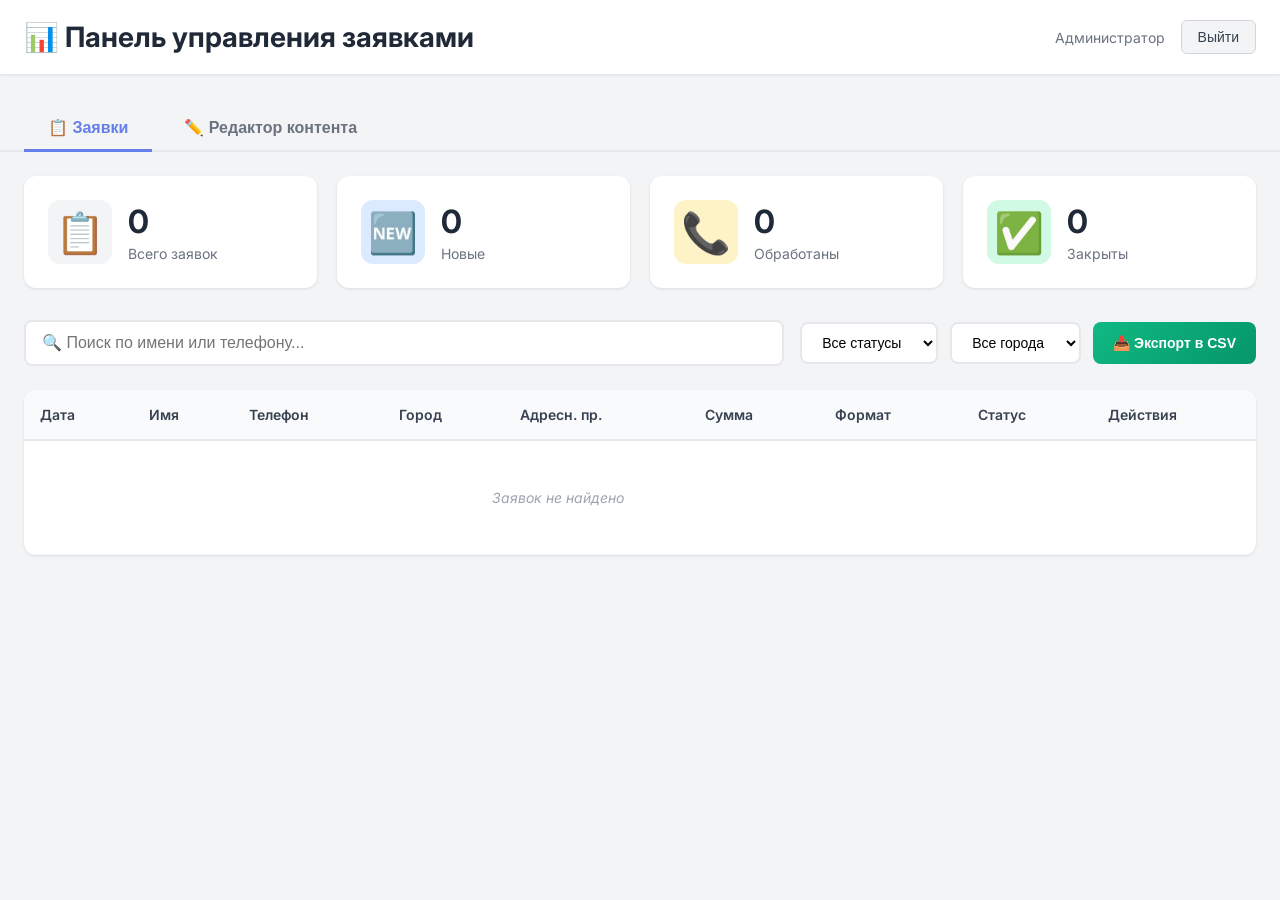
<file: admin.html>
<!DOCTYPE html>
<html lang="ru">

<head>
    <meta charset="UTF-8">
    <meta name="viewport" content="width=device-width, initial-scale=1.0">
    <title>Админ-панель | МОЙ ГОРОД</title>
    <link rel="preconnect" href="https://fonts.googleapis.com">
    <link rel="preconnect" href="https://fonts.gstatic.com" crossorigin>
    <link href="https://fonts.googleapis.com/css2?family=Inter:wght@400;500;600;700;800&display=swap" rel="stylesheet">
    <link rel="stylesheet" href="admin.css">
</head>

<body>
    <!-- Login disabled -->
    <div id="login-screen" class="login-container" style="display: none;"></div>

    <!-- Admin Dashboard -->
    <div id="admin-dashboard" class="dashboard-container" style="display: none;">
        <!-- Header -->
        <header class="dashboard-header">
            <div class="header-content">
                <h1>📊 Панель управления заявками</h1>
                <div class="header-actions">
                    <span class="user-info">Администратор</span>
                    <button type="button" id="logout-btn" class="btn-secondary">Выйти</button>
                </div>
            </div>
        </header>

        <!-- Tab Navigation -->
        <div class="admin-tabs">
            <button class="tab-btn active" data-tab="leads">📋 Заявки</button>
            <button class="tab-btn" data-tab="content">✏️ Редактор контента</button>
        </div>

        <!-- Leads Tab -->
        <div id="leads-tab" class="tab-content active">
            <!-- Statistics Cards -->
            <section class="stats-section">
                <div class="stats-grid">
                    <div class="stat-card">
                        <div class="stat-icon">📋</div>
                        <div class="stat-content">
                            <div class="stat-value" id="stat-total">0</div>
                            <div class="stat-label">Всего заявок</div>
                        </div>
                    </div>
                    <div class="stat-card new">
                        <div class="stat-icon">🆕</div>
                        <div class="stat-content">
                            <div class="stat-value" id="stat-new">0</div>
                            <div class="stat-label">Новые</div>
                        </div>
                    </div>
                    <div class="stat-card contacted">
                        <div class="stat-icon">📞</div>
                        <div class="stat-content">
                            <div class="stat-value" id="stat-contacted">0</div>
                            <div class="stat-label">Обработаны</div>
                        </div>
                    </div>
                    <div class="stat-card closed">
                        <div class="stat-icon">✅</div>
                        <div class="stat-content">
                            <div class="stat-value" id="stat-closed">0</div>
                            <div class="stat-label">Закрыты</div>
                        </div>
                    </div>
                </div>
            </section>

            <!-- Filters and Actions -->
            <section class="controls-section">
                <div class="controls-grid">
                    <div class="search-box">
                        <input type="text" id="search-input" placeholder="🔍 Поиск по имени или телефону...">
                    </div>
                    <div class="filter-group">
                        <select id="filter-status" class="filter-select">
                            <option value="">Все статусы</option>
                            <option value="new">Новые</option>
                            <option value="contacted">Обработаны</option>
                            <option value="closed">Закрыты</option>
                        </select>
                        <select id="filter-city" class="filter-select">
                            <option value="">Все города</option>
                            <option value="donetsk">Донецк</option>
                            <option value="makeevka">Макеевка</option>
                            <option value="both">Оба города</option>
                        </select>
                        <button id="export-csv-btn" class="btn-export">📥 Экспорт в CSV</button>
                    </div>
                </div>
            </section>

            <!-- Leads Table -->
            <section class="table-section">
                <div class="table-container">
                    <table class="leads-table">
                        <thead>
                            <tr>
                                <th>Дата</th>
                                <th>Имя</th>
                                <th>Телефон</th>
                                <th>Город</th>
                                <th>Адресн. пр.</th>
                                <th>Сумма</th>
                                <th>Формат</th>
                                <th>Статус</th>
                                <th>Действия</th>
                            </tr>
                        </thead>
                        <tbody id="leads-table-body">
                            <tr class="no-data">
                                <td colspan="8">Заявок пока нет</td>
                            </tr>
                        </tbody>
                    </table>
                </div>
            </section>
        </div>
        <!-- End Leads Tab -->

        <!-- Content Editor Tab -->
        <div id="content-tab" class="tab-content" style="display: none;">
            <div id="content-editor-container">
                <!-- Content editor will be rendered here by JavaScript -->
            </div>
        </div>
        <!-- End Content Editor Tab -->
    </div>

    <!-- Lead Detail Modal -->
    <div id="lead-modal" class="modal" style="display: none;">
        <div class="modal-content">
            <div class="modal-header">
                <h2>Детали заявки</h2>
                <button type="button" class="modal-close" id="modal-close-btn" onclick="hideLeadModal()">&times;</button>
            </div>
            <div class="modal-body" id="modal-body">
                <!-- Lead details will be inserted here -->
            </div>
        </div>
    </div>

    <script src="leads-storage.js"></script>
    <script src="content-editor-simple.js"></script>
    <script src="admin.js"></script>
</body>

</html>
</file>
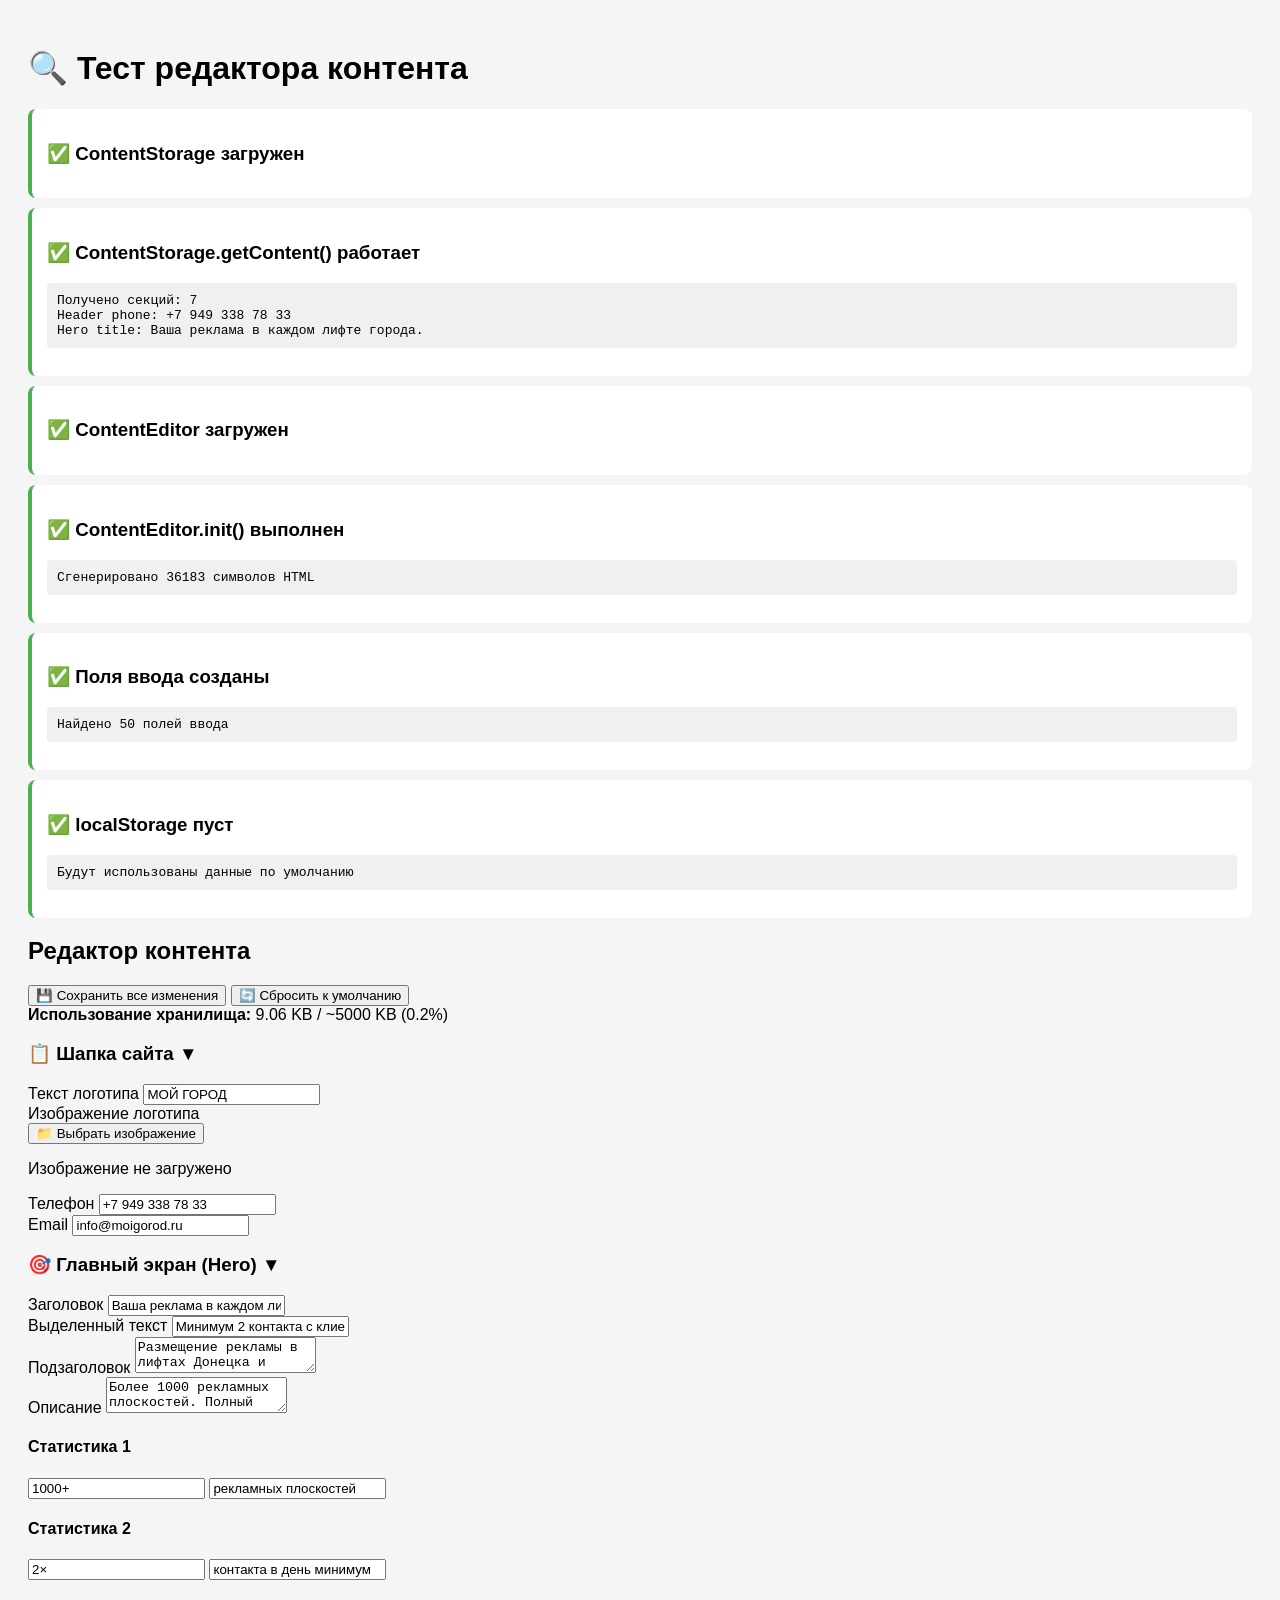
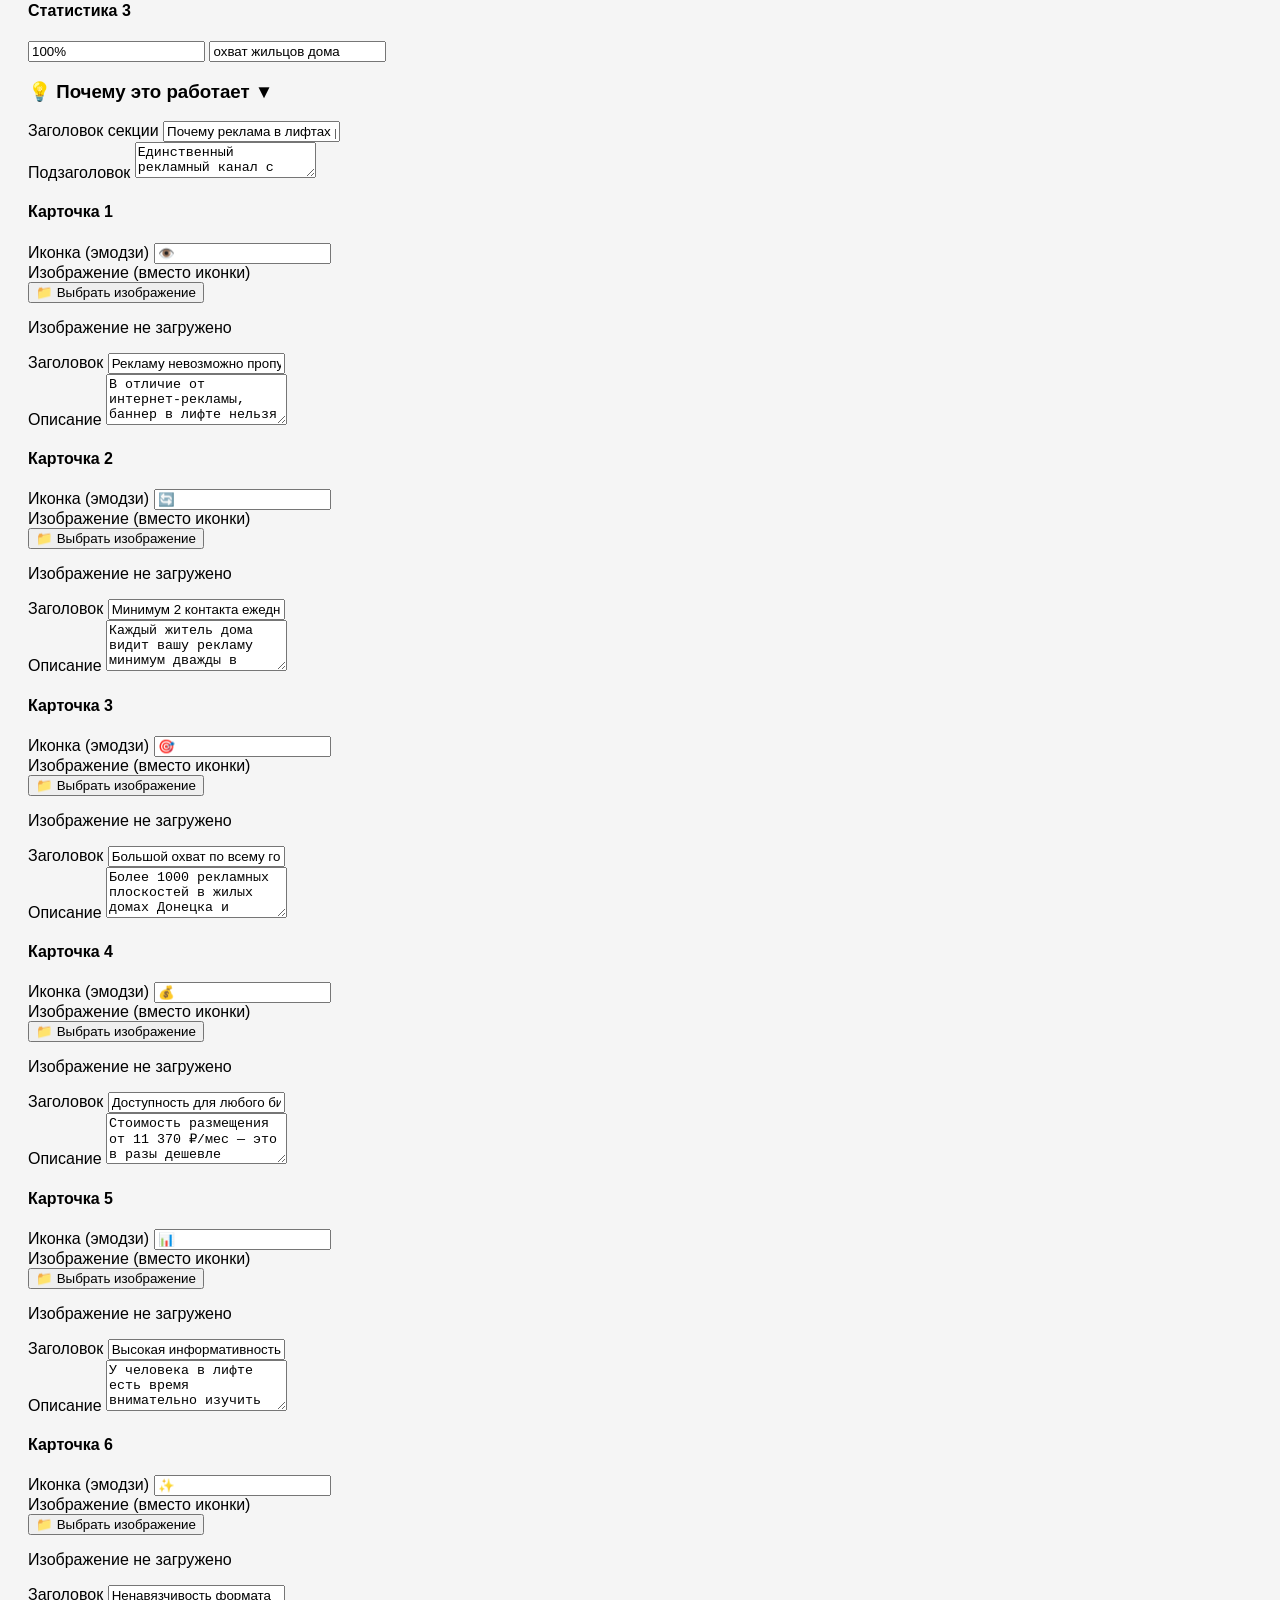
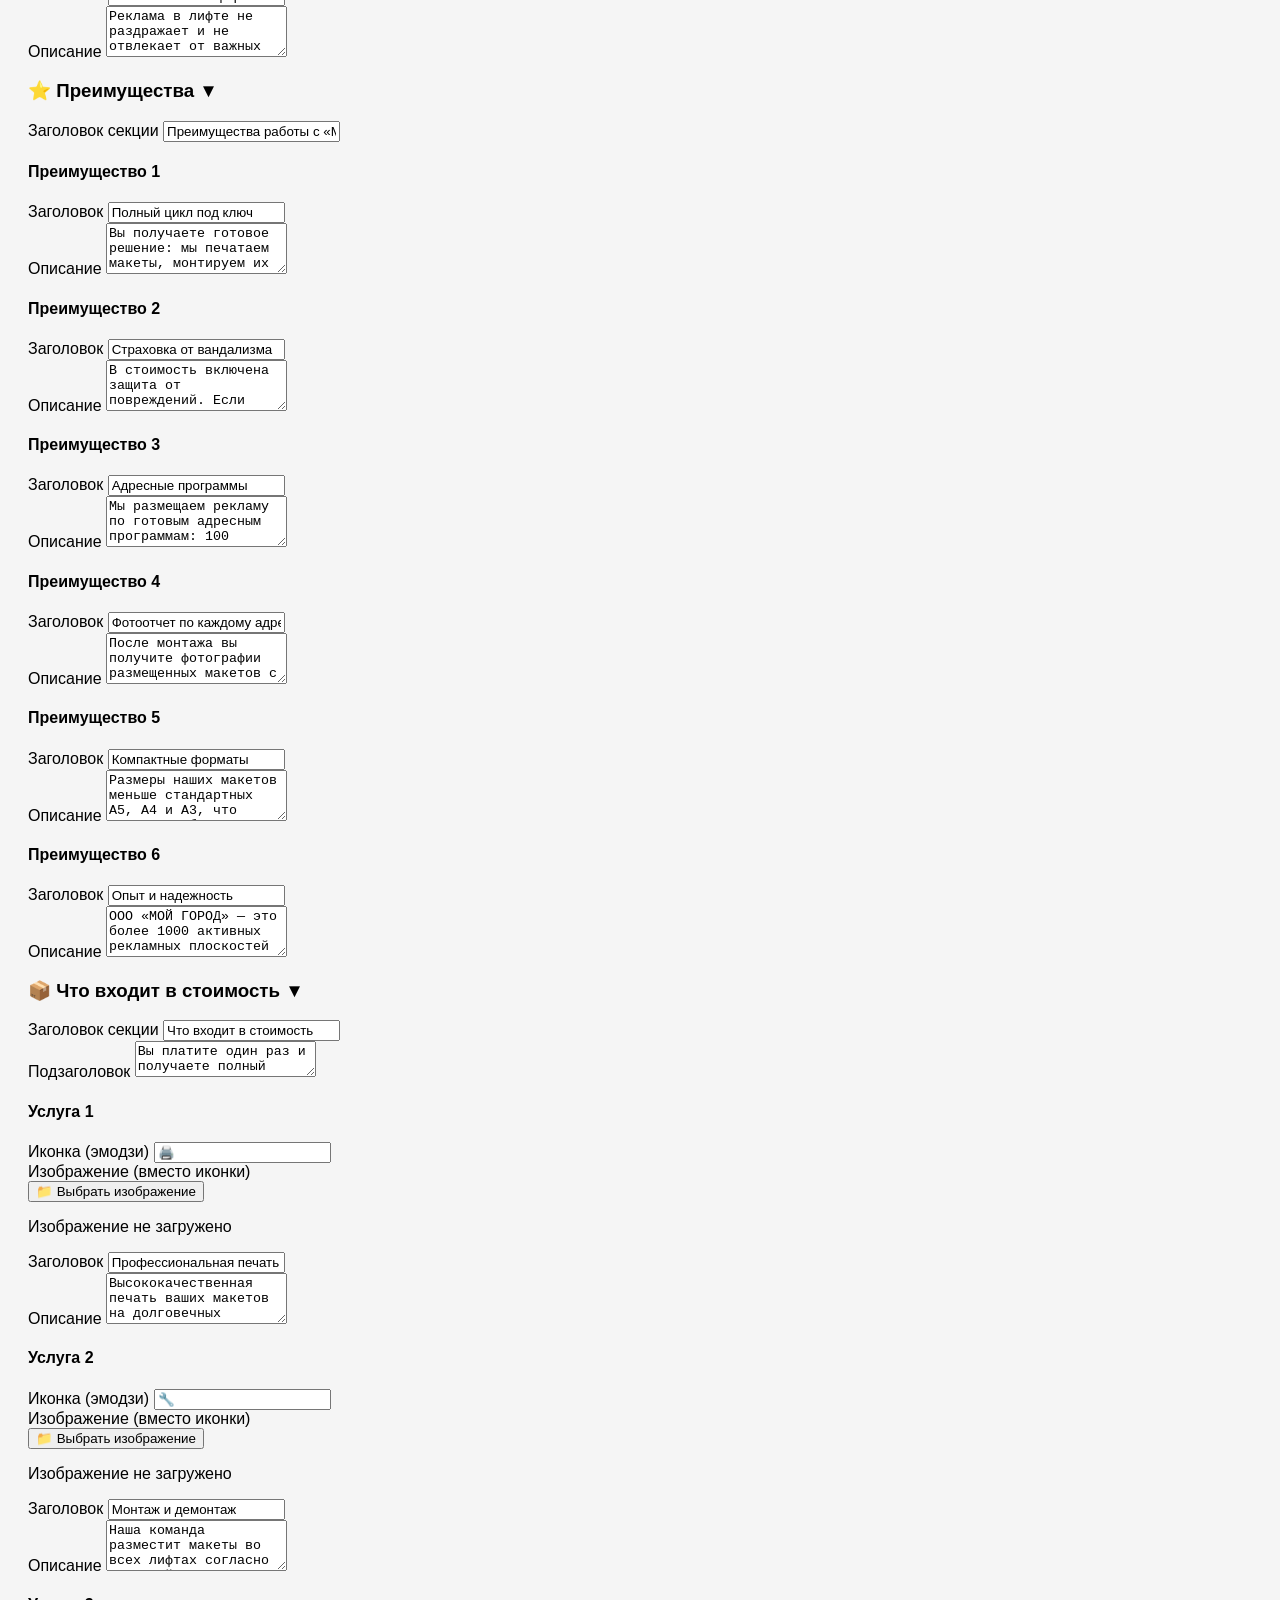
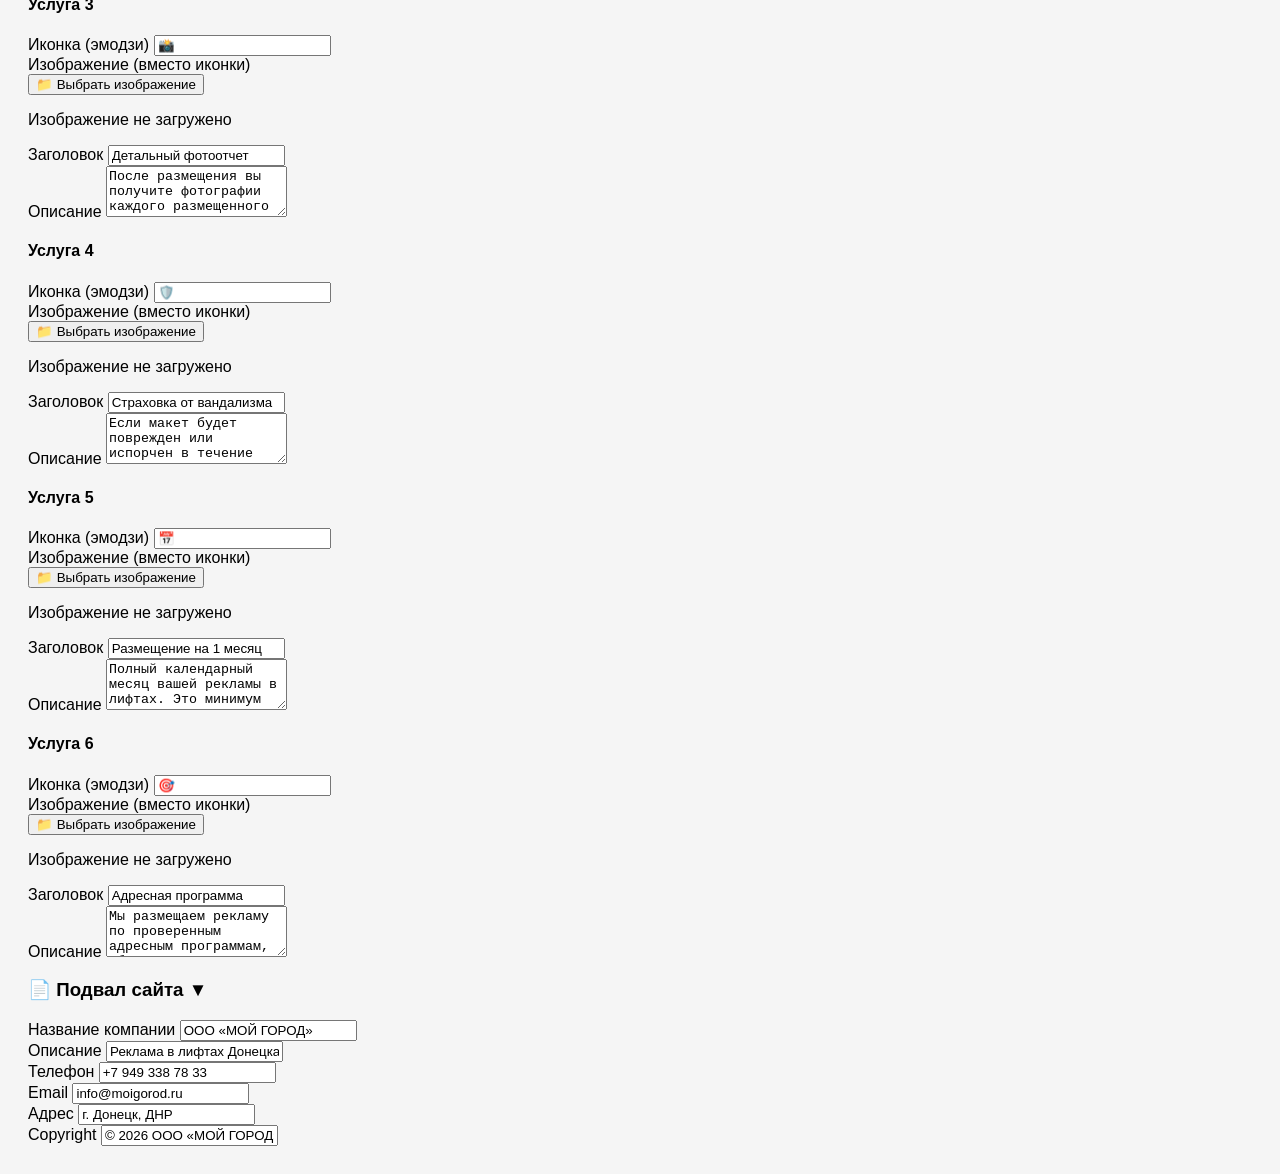
<file: test-editor.html>
<!DOCTYPE html>
<html lang="ru">

<head>
    <meta charset="UTF-8">
    <meta name="viewport" content="width=device-width, initial-scale=1.0">
    <title>Тест редактора контента</title>
    <style>
        body {
            font-family: Arial, sans-serif;
            padding: 20px;
            background: #f5f5f5;
        }

        .test-result {
            background: white;
            padding: 15px;
            margin: 10px 0;
            border-radius: 8px;
            border-left: 4px solid #4CAF50;
        }

        .test-result.error {
            border-left-color: #f44336;
        }

        pre {
            background: #f0f0f0;
            padding: 10px;
            border-radius: 4px;
            overflow-x: auto;
        }
    </style>
</head>

<body>
    <h1>🔍 Тест редактора контента</h1>
    <div id="results"></div>

    <script src="content-storage.js"></script>
    <script src="content-editor.js"></script>

    <script>
        const results = document.getElementById('results');

        function addResult(title, status, details) {
            const div = document.createElement('div');
            div.className = 'test-result' + (status ? '' : ' error');
            div.innerHTML = `
                <h3>${status ? '✅' : '❌'} ${title}</h3>
                ${details ? `<pre>${details}</pre>` : ''}
            `;
            results.appendChild(div);
        }

        // Test 1: ContentStorage loaded
        if (typeof ContentStorage !== 'undefined') {
            addResult('ContentStorage загружен', true);

            // Test 2: Get content
            try {
                const content = ContentStorage.getContent();
                addResult('ContentStorage.getContent() работает', true,
                    `Получено секций: ${Object.keys(content).length}\n` +
                    `Header phone: ${content.header.phone}\n` +
                    `Hero title: ${content.hero.title}`
                );
            } catch (e) {
                addResult('ContentStorage.getContent() ошибка', false, e.message);
            }
        } else {
            addResult('ContentStorage НЕ загружен', false, 'window.ContentStorage = undefined');
        }

        // Test 3: ContentEditor loaded
        if (typeof ContentEditor !== 'undefined') {
            addResult('ContentEditor загружен', true);

            // Test 4: Try to initialize
            try {
                // Create container
                const container = document.createElement('div');
                container.id = 'content-editor-container';
                document.body.appendChild(container);

                ContentEditor.init();

                const hasContent = container.innerHTML.length > 0;
                addResult('ContentEditor.init() выполнен', hasContent,
                    hasContent ? `Сгенерировано ${container.innerHTML.length} символов HTML` : 'Контейнер пустой'
                );

                // Check for inputs
                const inputs = container.querySelectorAll('input[data-path]');
                addResult('Поля ввода созданы', inputs.length > 0,
                    `Найдено ${inputs.length} полей ввода`
                );

            } catch (e) {
                addResult('ContentEditor.init() ошибка', false, e.message + '\n' + e.stack);
            }
        } else {
            addResult('ContentEditor НЕ загружен', false, 'window.ContentEditor = undefined');
        }

        // Test 5: Check localStorage
        try {
            const stored = localStorage.getItem('moigorod_content');
            if (stored) {
                const data = JSON.parse(stored);
                addResult('localStorage содержит данные', true,
                    `Размер: ${(stored.length / 1024).toFixed(2)} KB\n` +
                    `Секций: ${Object.keys(data).length}`
                );
            } else {
                addResult('localStorage пуст', true, 'Будут использованы данные по умолчанию');
            }
        } catch (e) {
            addResult('localStorage ошибка', false, e.message);
        }
    </script>
</body>

</html>
</file>
<file: styles.css>
:root {
    --primary-color: #0c4a6e;
    --primary-dark: #082f49;
    --primary-light: #0284c7;
    --secondary-color: #0f766e;
    --accent-color: #ea580c;
    --accent-soft: #fb923c;
    --text-dark: #0f172a;
    --text-medium: #334155;
    --text-light: #64748b;
    --bg-light: #f7fafc;
    --bg-white: #ffffff;
    --border-color: #e3ebf3;
    --shadow-sm: 0 8px 18px rgba(15, 23, 42, 0.04);
    --shadow-md: 0 20px 34px rgba(15, 23, 42, 0.07);
    --shadow-lg: 0 28px 52px rgba(15, 23, 42, 0.1);
    --shadow-xl: 0 42px 72px rgba(15, 23, 42, 0.13);
    --gradient-primary: linear-gradient(140deg, #0b3d5f 0%, #136187 45%, #0e7490 100%);
    --gradient-secondary: linear-gradient(135deg, #ea580c 0%, #c2410c 100%);
    --gradient-success: linear-gradient(135deg, #14b8a6 0%, #0891b2 100%);
}

* {
    margin: 0;
    padding: 0;
    box-sizing: border-box;
}

/* Header Styles */
.site-header {
    position: fixed;
    top: 0;
    left: 0;
    width: 100%;
    background: rgba(255, 255, 255, 0.8);
    backdrop-filter: blur(18px);
    border-bottom: 1px solid rgba(12, 74, 110, 0.12);
    box-shadow: 0 10px 28px rgba(15, 23, 42, 0.08);
    z-index: 1000;
    transition: all 0.4s cubic-bezier(0.16, 1, 0.3, 1);
}

.header-wrapper {
    display: flex;
    align-items: center;
    justify-content: space-between;
    padding: 18px 0;
    gap: 32px;
}

.logo a {
    display: flex;
    align-items: center;
    text-decoration: none;
    transition: transform 0.45s cubic-bezier(0.16, 1, 0.3, 1);
}

.logo a:hover {
    transform: scale(1.05);
}

.logo-image {
    height: 50px;
    width: auto;
    object-fit: contain;
}

.main-nav {
    flex: 1;
}

.nav-menu {
    display: flex;
    list-style: none;
    gap: 32px;
    margin: 0;
    padding: 0;
    justify-content: center;
}

.nav-menu li a {
    text-decoration: none;
    color: #1e293b;
    font-weight: 600;
    font-size: 0.82rem;
    letter-spacing: 0.08em;
    text-transform: uppercase;
    transition: color 0.35s cubic-bezier(0.16, 1, 0.3, 1);
    position: relative;
}

.nav-menu li a::after {
    content: '';
    position: absolute;
    bottom: -4px;
    left: 0;
    width: 0;
    height: 2px;
    background: var(--gradient-secondary);
    transition: width 0.3s ease;
}

.nav-menu li a:hover {
    color: var(--accent-color);
}

.nav-menu li a:hover::after {
    width: 100%;
}

.header-contact .phone-link {
    display: flex;
    align-items: center;
    gap: 8px;
    text-decoration: none;
    color: #1f2937;
    font-weight: 600;
    padding: 10px 20px;
    background: linear-gradient(135deg, #f8fafc 0%, #edf3fa 100%);
    border-radius: 14px;
    transition: all 0.4s cubic-bezier(0.16, 1, 0.3, 1);
    border: 1px solid rgba(227, 235, 243, 0.9);
}

.header-contact .phone-link:hover {
    background: var(--gradient-primary);
    color: white;
    transform: translateY(-2px);
    box-shadow: 0 10px 22px rgba(12, 74, 110, 0.3);
}

.admin-entry-link {
    width: 42px;
    height: 42px;
    display: inline-flex;
    align-items: center;
    justify-content: center;
    text-decoration: none;
    border-radius: 14px;
    background: linear-gradient(135deg, #0f172a 0%, #1e3a5f 100%);
    box-shadow: 0 4px 12px rgba(17, 24, 39, 0.3);
    transition: transform 0.35s cubic-bezier(0.16, 1, 0.3, 1), box-shadow 0.35s cubic-bezier(0.16, 1, 0.3, 1);
}

.admin-entry-link:hover {
    transform: translateY(-2px) scale(1.04);
    box-shadow: 0 8px 18px rgba(17, 24, 39, 0.38);
}

.admin-entry-link:active {
    transform: translateY(0) scale(0.98);
}

.admin-entry-icon {
    font-size: 1.2rem;
    line-height: 1;
}

.phone-icon {
    font-size: 1.2rem;
}

.phone-number {
    font-size: 1rem;
    white-space: nowrap;
}

.mobile-menu-toggle {
    display: none;
    flex-direction: column;
    gap: 5px;
    background: none;
    border: none;
    cursor: pointer;
    padding: 8px;
}

.mobile-menu-toggle span {
    width: 25px;
    height: 3px;
    background: #374151;
    border-radius: 2px;
    transition: all 0.35s cubic-bezier(0.16, 1, 0.3, 1);
}

.mobile-menu-toggle.active span:nth-child(1) {
    transform: rotate(45deg) translate(7px, 7px);
}

.mobile-menu-toggle.active span:nth-child(2) {
    opacity: 0;
}

.mobile-menu-toggle.active span:nth-child(3) {
    transform: rotate(-45deg) translate(7px, -7px);
}

/* Mobile Navigation */
@media (max-width: 968px) {
    .main-nav {
        position: fixed;
        top: 80px;
        left: 0;
        width: 100%;
        background: white;
        box-shadow: 0 4px 12px rgba(0, 0, 0, 0.1);
        max-height: 0;
        overflow: hidden;
        transition: max-height 0.3s ease;
    }

    .main-nav.active {
        max-height: 400px;
    }

    .nav-menu {
        flex-direction: column;
        gap: 0;
        padding: 16px 0;
    }

    .nav-menu li {
        border-bottom: 1px solid #f3f4f6;
    }

    .nav-menu li:last-child {
        border-bottom: none;
    }

    .nav-menu li a {
        display: block;
        padding: 16px 24px;
    }

    .nav-menu li a::after {
        display: none;
    }

    .mobile-menu-toggle {
        display: flex;
    }

    .header-contact {
        display: none;
    }

    .admin-entry-link {
        margin-left: auto;
        margin-right: 8px;
    }
}

@media (max-width: 640px) {
    .logo-image {
        height: 32px;
    }
}

body {
    font-family: 'Manrope', -apple-system, BlinkMacSystemFont, 'Segoe UI', sans-serif;
    color: #1f2937;
    line-height: 1.7;
    background:
        radial-gradient(circle at 15% -5%, rgba(251, 146, 60, 0.16), transparent 42%),
        radial-gradient(circle at 88% 7%, rgba(14, 116, 144, 0.12), transparent 45%),
        #ffffff;
    overflow-x: hidden;
    padding-top: 80px;
    /* Added for fixed header */
}

.container {
    max-width: 1280px;
    margin: 0 auto;
    padding: 0 24px;
}

/* Hero Section */
.hero {
    background: linear-gradient(135deg, #082f49 0%, #0e7490 100%);
    color: white;
    padding: 132px 0 104px;
    position: relative;
    overflow: hidden;
}

.hero::before {
    content: '';
    position: absolute;
    top: 0;
    left: 0;
    right: 0;
    bottom: 0;
    background: url('data:image/svg+xml,<svg width="140" height="140" xmlns="http://www.w3.org/2000/svg"><defs><pattern id="grid" width="140" height="140" patternUnits="userSpaceOnUse"><path d="M 140 0 L 0 0 0 140" fill="none" stroke="rgba(255,255,255,0.05)" stroke-width="1"/></pattern></defs><rect width="100%" height="100%" fill="url(%23grid)"/></svg>');
    opacity: 0.5;
}

.hero::after {
    content: none;
}

.hero-content {
    position: relative;
    z-index: 1;
    text-align: center;
    max-width: 1080px;
    margin: 0 auto;
}

.hero-title {
    font-size: 3.25rem;
    font-weight: 800;
    font-family: 'Unbounded', 'Manrope', sans-serif;
    letter-spacing: -0.01em;
    line-height: 1.16;
    margin-bottom: 24px;
    animation: fadeInUp 0.8s ease-out;
}

.hero-title .highlight {
    background: linear-gradient(to right, #fdba74, #fb923c);
    -webkit-background-clip: text;
    -webkit-text-fill-color: transparent;
    background-clip: text;
}

.hero-subtitle {
    font-size: 1.2rem;
    margin-bottom: 46px;
    opacity: 0.95;
    max-width: 760px;
    margin-left: auto;
    margin-right: auto;
    animation: fadeInUp 0.8s ease-out 0.2s backwards;
}

.hero-banner-wrap {
    margin: 18px auto 44px;
    max-width: 960px;
    animation: fadeInUp 0.8s ease-out 0.3s backwards;
}

.hero-banner-image {
    width: 100%;
    display: block;
    border-radius: 28px;
    border: 1px solid rgba(255, 255, 255, 0.4);
    box-shadow: 0 26px 56px rgba(0, 0, 0, 0.3);
}

.hero-stats {
    display: flex;
    justify-content: center;
    gap: 24px;
    margin: 56px 0;
    animation: fadeInUp 0.8s ease-out 0.4s backwards;
}

.stat-item {
    text-align: center;
    padding: 18px 20px;
    min-width: 190px;
    border-radius: 22px;
    border: 1px solid rgba(255, 255, 255, 0.18);
    background: rgba(255, 255, 255, 0.13);
    backdrop-filter: blur(14px);
    box-shadow: inset 0 1px 0 rgba(255, 255, 255, 0.35);
}

.stat-number {
    font-size: 3rem;
    font-weight: 800;
    color: #fb923c;
    margin-bottom: 8px;
}

.stat-label {
    font-size: 0.95rem;
    opacity: 0.9;
}

/* Buttons */
.cta-button {
    display: inline-block;
    padding: 16px 40px;
    font-size: 1.1rem;
    font-weight: 600;
    text-decoration: none;
    border-radius: 16px;
    transition: all 0.35s cubic-bezier(0.16, 1, 0.3, 1);
    cursor: pointer;
    border: none;
    text-align: center;
}

.cta-primary {
    background: var(--gradient-secondary);
    color: white;
    box-shadow: 0 12px 26px rgba(194, 65, 12, 0.35);
}

.cta-primary:hover {
    transform: translateY(-3px) scale(1.01);
    box-shadow: 0 16px 30px rgba(194, 65, 12, 0.45);
}

.cta-secondary {
    background: white;
    color: var(--primary-color);
    border: 2px solid var(--primary-color);
}

.cta-secondary:hover {
    background: var(--primary-color);
    color: white;
    transform: translateY(-2px);
}

.cta-button.large {
    padding: 22px 54px;
    font-size: 1.2rem;
}

.cta-button.full-width {
    width: 100%;
}

/* Section Styles */
section {
    padding: 108px 0;
}

.section-title {
    font-size: 2.35rem;
    font-weight: 800;
    font-family: 'Unbounded', 'Manrope', sans-serif;
    letter-spacing: -0.015em;
    text-align: center;
    margin-bottom: 18px;
    color: var(--text-dark);
}

.section-subtitle {
    font-size: 1.1rem;
    text-align: center;
    color: var(--text-medium);
    margin-bottom: 72px;
    max-width: 700px;
    margin-left: auto;
    margin-right: auto;
}

.section-slogan {
    font-size: 1.2rem;
    font-weight: 600;
    text-align: center;
    color: var(--primary-color);
    margin-bottom: 48px;
    max-width: 800px;
    margin-left: auto;
    margin-right: auto;
    padding: 16px 24px;
    background: rgba(37, 99, 235, 0.06);
    border-radius: 16px;
    border-left: 4px solid var(--primary-color);
}

/* Why Works Section */
.why-works {
    background: var(--bg-light);
}

.benefits-grid {
    display: grid;
    grid-template-columns: repeat(auto-fit, minmax(350px, 1fr));
    gap: 24px;
}

.benefit-card {
    background: white;
    padding: 42px;
    border-radius: 26px;
    border: 1px solid var(--border-color);
    box-shadow: var(--shadow-md);
    transition: all 0.4s cubic-bezier(0.16, 1, 0.3, 1);
    background: linear-gradient(170deg, rgba(255, 255, 255, 0.95) 0%, rgba(247, 250, 252, 0.96) 100%);
}

.benefit-card:hover {
    transform: translateY(-8px);
    box-shadow: var(--shadow-xl);
    border-color: rgba(14, 116, 144, 0.28);
}

.benefit-icon {
    font-size: 3rem;
    margin-bottom: 20px;
}

.benefit-card h3 {
    font-size: 1.5rem;
    font-weight: 700;
    margin-bottom: 16px;
    color: var(--text-dark);
}

.benefit-card p {
    color: var(--text-medium);
    line-height: 1.7;
}

/* Advantages Section */
.advantages-list {
    max-width: 980px;
    margin: 0 auto;
}

.advantage-item {
    display: flex;
    gap: 30px;
    margin-bottom: 26px;
    padding: 34px;
    background: white;
    border-radius: 24px;
    border: 1px solid var(--border-color);
    box-shadow: var(--shadow-md);
    transition: all 0.4s cubic-bezier(0.16, 1, 0.3, 1);
}

.advantage-item:hover {
    transform: translateX(8px) translateY(-2px);
    box-shadow: var(--shadow-lg);
}

.advantage-number {
    font-size: 2.5rem;
    font-weight: 800;
    color: var(--accent-color);
    opacity: 0.3;
    min-width: 60px;
}

.advantage-content h3 {
    font-size: 1.4rem;
    font-weight: 700;
    margin-bottom: 12px;
    color: var(--text-dark);
}

.advantage-content p {
    color: var(--text-medium);
    line-height: 1.7;
}

/* Calculator Section */
.calculator {
    background: var(--bg-white);
}

.calculator-wrapper {
    display: flex;
    flex-direction: column;
    gap: 34px;
    margin-top: 34px;
}

.map-container {
    position: relative;
    background: white;
    border-radius: 30px;
    overflow: hidden;
    border: 1px solid var(--border-color);
    box-shadow: var(--shadow-xl);
}

.yandex-map {
    width: 100%;
    height: 600px;
    border-radius: 30px;
}

.calculator-panel {
    display: flex;
    flex-direction: column;
    gap: 30px;
}

.calculator-controls {
    background: white;
    padding: 35px;
    border-radius: 30px;
    border: 1px solid var(--border-color);
    box-shadow: var(--shadow-lg);
}

.calculator-controls h3 {
    font-size: 1.5rem;
    font-weight: 700;
    margin-bottom: 25px;
    color: var(--text-dark);
}

.control-group {
    margin-bottom: 25px;
}

.control-group label {
    display: block;
    font-weight: 600;
    margin-bottom: 10px;
    color: var(--text-dark);
    font-size: 0.95rem;
}

.calc-select {
    width: 100%;
    padding: 14px 18px;
    font-size: 1rem;
    border: 2px solid var(--border-color);
    border-radius: 14px;
    font-family: inherit;
    background: white;
    cursor: pointer;
    transition: all 0.35s cubic-bezier(0.16, 1, 0.3, 1);
}

.calc-select:focus {
    outline: none;
    border-color: var(--primary-color);
    box-shadow: 0 0 0 3px rgba(37, 99, 235, 0.1);
}

.address-selection-mode {
    display: grid;
    grid-template-columns: 1fr 1fr;
    gap: 10px;
    margin-top: 10px;
}

.mode-btn {
    display: flex;
    flex-direction: column;
    align-items: center;
    gap: 8px;
    padding: 16px 12px;
    background: var(--bg-light);
    border: 2px solid var(--border-color);
    border-radius: 14px;
    cursor: pointer;
    transition: all 0.35s cubic-bezier(0.16, 1, 0.3, 1);
    font-family: inherit;
    font-size: 0.9rem;
    font-weight: 600;
    color: var(--text-medium);
}

.mode-btn:hover {
    border-color: var(--primary-color);
    background: white;
}

.mode-btn.active {
    background: var(--gradient-primary);
    border-color: transparent;
    color: white;
}

.mode-icon {
    font-size: 1.5rem;
}

.selection-mode-content {
    margin-top: 20px;
    padding: 20px;
    background: var(--bg-light);
    border-radius: 18px;
}

.mode-description {
    font-size: 0.9rem;
    color: var(--text-medium);
    margin-bottom: 15px;
}

.program-info {
    display: flex;
    flex-direction: column;
    gap: 10px;
}

.info-item {
    display: flex;
    justify-content: space-between;
    align-items: center;
    padding: 12px;
    background: white;
    border-radius: 12px;
}

.info-label {
    font-size: 0.9rem;
    color: var(--text-medium);
}

.info-value {
    font-size: 1.1rem;
    font-weight: 700;
    color: var(--primary-color);
}

.selected-addresses {
    max-height: 200px;
    overflow-y: auto;
}

.no-selection {
    text-align: center;
    color: var(--text-light);
    font-style: italic;
    padding: 20px;
}

.address-item {
    display: flex;
    justify-content: space-between;
    align-items: center;
    padding: 12px;
    background: white;
    border-radius: 12px;
    margin-bottom: 8px;
}

.address-text {
    font-size: 0.9rem;
    color: var(--text-dark);
}

.remove-address {
    background: none;
    border: none;
    color: var(--text-light);
    cursor: pointer;
    font-size: 1.2rem;
    padding: 4px 8px;
    transition: color 0.3s ease;
}

.remove-address:hover {
    color: #ef4444;
}

.calculator-result {
    background: linear-gradient(150deg, #0f172a 0%, #1e3a5f 45%, #0c4a6e 100%);
    padding: 35px;
    border-radius: 30px;
    box-shadow: var(--shadow-xl);
    color: white;
}

.result-summary {
    margin-bottom: 25px;
    padding-bottom: 25px;
    border-bottom: 1px solid rgba(255, 255, 255, 0.2);
}

.summary-item {
    display: flex;
    justify-content: space-between;
    align-items: center;
    margin-bottom: 12px;
    font-size: 0.95rem;
}

.summary-label {
    opacity: 0.9;
}

.summary-value {
    font-weight: 700;
    font-size: 1.05rem;
}

.result-price {
    text-align: center;
    margin-bottom: 25px;
    padding: 25px;
    background: rgba(255, 255, 255, 0.1);
    border-radius: 18px;
    backdrop-filter: blur(14px);
}

.price-label {
    font-size: 0.95rem;
    opacity: 0.9;
    margin-bottom: 8px;
}

.price-value {
    font-size: 3rem;
    font-weight: 800;
    color: #fb923c;
    margin-bottom: 4px;
}

.price-period {
    font-size: 0.9rem;
    color: white !important;
}

.result-includes {
    margin-bottom: 25px;
    padding: 20px;
    background: rgba(255, 255, 255, 0.1);
    border-radius: 16px;
}

.result-includes p {
    margin-bottom: 12px;
    font-weight: 600;
}

.result-includes ul {
    list-style: none;
    padding: 0;
}

.result-includes li {
    padding: 6px 0;
    padding-left: 25px;
    position: relative;
    font-size: 0.9rem;
    opacity: 0.95;
}

.result-includes li::before {
    content: '✓';
    position: absolute;
    left: 0;
    font-weight: 700;
    color: #fdba74;
}

/* Pricing Section */
.pricing {
    background: var(--bg-light);
}

.pricing-tabs {
    display: flex;
    justify-content: center;
    gap: 14px;
    margin-bottom: 48px;
}

.tab-button {
    padding: 12px 34px;
    font-size: 1.1rem;
    font-weight: 600;
    background: white;
    border: 2px solid var(--border-color);
    border-radius: 999px;
    cursor: pointer;
    transition: all 0.35s cubic-bezier(0.16, 1, 0.3, 1);
}

.tab-button.active {
    background: var(--gradient-primary);
    color: white;
    border-color: transparent;
}

.tab-button:hover:not(.active) {
    border-color: var(--primary-color);
    color: var(--primary-color);
}

.pricing-cards {
    display: none;
}

.pricing-cards.active {
    display: block;
}

.pricing-header {
    text-align: center;
    margin-bottom: 40px;
}

.pricing-header h3 {
    font-size: 2rem;
    font-weight: 700;
    margin-bottom: 8px;
}

.pricing-header p {
    font-size: 1.1rem;
    color: var(--text-medium);
}

.pricing-grid {
    display: grid;
    grid-template-columns: repeat(auto-fit, minmax(320px, 1fr));
    gap: 24px;
    max-width: 1100px;
    margin: 0 auto;
}

.price-card {
    background: white;
    padding: 44px 40px;
    border-radius: 30px;
    border: 1px solid var(--border-color);
    box-shadow: var(--shadow-md);
    transition: all 0.4s cubic-bezier(0.16, 1, 0.3, 1);
    position: relative;
    border: 3px solid transparent;
    background: linear-gradient(170deg, rgba(255, 255, 255, 0.96) 0%, rgba(248, 251, 255, 0.94) 100%);
}

.price-card:hover {
    transform: translateY(-9px);
    box-shadow: var(--shadow-xl);
}

.price-card.popular {
    border-color: var(--accent-color);
    transform: scale(1.03);
}

.popular-badge {
    position: absolute;
    top: -15px;
    left: 50%;
    transform: translateX(-50%);
    background: var(--gradient-secondary);
    color: white;
    padding: 6px 20px;
    border-radius: 20px;
    font-size: 0.9rem;
    font-weight: 600;
}

.price-format {
    font-size: 2.5rem;
    font-weight: 800;
    color: var(--primary-color);
    margin-bottom: 8px;
}

.format-note {
    font-size: 1rem;
    vertical-align: super;
    opacity: 0.7;
}

.price-size {
    font-size: 1rem;
    color: var(--text-medium);
    margin-bottom: 20px;
}

.price-amount {
    font-size: 2.5rem;
    font-weight: 800;
    color: var(--text-dark);
    margin-bottom: 8px;
}

.price-period {
    font-size: 1.2rem;
    font-weight: 500;
    color: var(--text-medium);
}

.price-description {
    color: var(--text-medium);
    margin-bottom: 30px;
    padding-bottom: 30px;
    border-bottom: 2px solid var(--border-color);
}

.price-features {
    list-style: none;
    margin-bottom: 30px;
}

.price-features li {
    padding: 10px 0;
    color: var(--text-medium);
    position: relative;
    padding-left: 30px;
}

.price-features li::before {
    content: '✓';
    position: absolute;
    left: 0;
    color: var(--secondary-color);
    font-weight: 700;
    font-size: 1.2rem;
}

.pricing-note {
    max-width: 800px;
    margin: 50px auto 0;
    padding: 20px 30px;
    background: white;
    border-left: 4px solid var(--accent-color);
    border-radius: 16px;
}

/* Included Section */
.included-grid {
    display: grid;
    grid-template-columns: repeat(auto-fit, minmax(350px, 1fr));
    gap: 24px;
    margin-bottom: 66px;
}

.included-card {
    background: white;
    padding: 42px;
    border-radius: 26px;
    border: 1px solid var(--border-color);
    box-shadow: var(--shadow-md);
    transition: all 0.4s cubic-bezier(0.16, 1, 0.3, 1);
    background: linear-gradient(170deg, rgba(255, 255, 255, 0.95) 0%, rgba(247, 250, 252, 0.96) 100%);
}

.included-card:hover {
    transform: translateY(-8px);
    box-shadow: var(--shadow-xl);
}

.included-icon {
    font-size: 3rem;
    margin-bottom: 20px;
}

.included-card h3 {
    font-size: 1.4rem;
    font-weight: 700;
    margin-bottom: 16px;
    color: var(--text-dark);
}

.included-card p {
    color: var(--text-medium);
    line-height: 1.7;
}

.included-cta {
    text-align: center;
    padding: 60px 40px;
    background: var(--gradient-primary);
    border-radius: 32px;
    color: white;
}

.included-cta h3 {
    font-size: 2rem;
    font-weight: 800;
    margin-bottom: 16px;
}

.included-cta p {
    font-size: 1.2rem;
    margin-bottom: 30px;
    opacity: 0.95;
}

/* CTA Section */
.cta-section {
    background: linear-gradient(135deg, #082f49 0%, #0b4f70 55%, #0e7490 100%);
    color: white;
    text-align: center;
}

.cta-content h2 {
    font-size: 2.5rem;
    font-weight: 800;
    margin-bottom: 20px;
}

.cta-content p {
    font-size: 1.2rem;
    margin-bottom: 40px;
    opacity: 0.95;
    max-width: 700px;
    margin-left: auto;
    margin-right: auto;
}

/* Form Section */
.form-section {
    background: var(--bg-light);
}

.form-wrapper {
    display: grid;
    grid-template-columns: 1fr 1fr;
    gap: 72px;
    align-items: start;
}

.form-info h2 {
    font-size: 2.2rem;
    font-weight: 800;
    margin-bottom: 20px;
    color: var(--text-dark);
}

.form-info p {
    font-size: 1.1rem;
    color: var(--text-medium);
    margin-bottom: 40px;
    line-height: 1.7;
}

.form-benefits {
    display: flex;
    flex-direction: column;
    gap: 20px;
}

.form-benefit {
    display: flex;
    align-items: center;
    gap: 15px;
    font-size: 1.05rem;
    color: var(--text-dark);
}

.check-icon {
    width: 28px;
    height: 28px;
    background: var(--secondary-color);
    color: white;
    border-radius: 50%;
    display: flex;
    align-items: center;
    justify-content: center;
    font-weight: 700;
    flex-shrink: 0;
}

.form-container {
    background: white;
    padding: 52px;
    border-radius: 30px;
    border: 1px solid var(--border-color);
    box-shadow: var(--shadow-xl);
}

.contact-form {
    display: flex;
    flex-direction: column;
    gap: 25px;
}

.form-group {
    display: flex;
    flex-direction: column;
}

.form-group label {
    font-weight: 600;
    margin-bottom: 8px;
    color: var(--text-dark);
}

.form-group input,
.form-group select,
.form-group textarea {
    padding: 14px 18px;
    font-size: 1rem;
    border: 2px solid var(--border-color);
    border-radius: 14px;
    font-family: inherit;
    transition: all 0.35s cubic-bezier(0.16, 1, 0.3, 1);
}

.form-group input:focus,
.form-group select:focus,
.form-group textarea:focus {
    outline: none;
    border-color: var(--primary-color);
    box-shadow: 0 0 0 3px rgba(37, 99, 235, 0.1);
}

.form-privacy {
    font-size: 0.85rem;
    color: var(--text-light);
    text-align: center;
    margin-top: 10px;
}

.form-hint {
    font-size: 0.85rem;
    color: var(--text-medium);
    margin-bottom: 12px;
    margin-top: -4px;
}

.district-programs {
    display: flex;
    flex-direction: column;
    gap: 10px;
    margin-bottom: 8px;
}

.district-row {
    display: flex;
    align-items: center;
    justify-content: space-between;
    gap: 12px;
    padding: 10px 14px;
    background: var(--bg-light);
    border-radius: 12px;
}

.district-row label {
    margin-bottom: 0;
    font-size: 0.95rem;
    flex: 1;
}

.program-counter {
    display: flex;
    align-items: center;
    gap: 6px;
}

.counter-btn {
    width: 32px;
    height: 32px;
    border: 2px solid var(--border-color);
    border-radius: 8px;
    background: white;
    font-size: 1.1rem;
    font-weight: 700;
    color: var(--text-dark);
    cursor: pointer;
    display: flex;
    align-items: center;
    justify-content: center;
    transition: all 0.2s ease;
    font-family: inherit;
}

.counter-btn:hover {
    border-color: var(--primary-color);
    color: var(--primary-color);
}

.counter-input {
    width: 48px;
    height: 32px;
    text-align: center;
    border: 2px solid var(--border-color);
    border-radius: 8px;
    font-size: 1rem;
    font-weight: 600;
    font-family: inherit;
    -moz-appearance: textfield;
}

.counter-input::-webkit-outer-spin-button,
.counter-input::-webkit-inner-spin-button {
    -webkit-appearance: none;
    margin: 0;
}

.programs-total {
    font-size: 0.9rem;
    font-weight: 600;
    color: var(--primary-color);
    padding: 8px 12px;
    background: rgba(37, 99, 235, 0.06);
    border-radius: 8px;
}

/* Final CTA */
.final-cta {
    background: linear-gradient(180deg, #f8fbff 0%, #edf4fb 100%);
    text-align: center;
}

.final-cta h2 {
    font-size: 2.5rem;
    font-weight: 800;
    margin-bottom: 20px;
}

.final-cta p {
    font-size: 1.2rem;
    color: var(--text-medium);
    margin-bottom: 40px;
}

.final-cta-buttons {
    display: flex;
    justify-content: center;
    gap: 20px;
    flex-wrap: wrap;
}

/* Footer */
.footer {
    background: linear-gradient(160deg, #0b1323 0%, #16263f 100%);
    color: white;
    padding: 70px 0 36px;
}

.footer-content {
    display: grid;
    grid-template-columns: 1fr 1fr;
    gap: 60px;
    margin-bottom: 40px;
}

.footer-company h3 {
    font-size: 1.5rem;
    margin-bottom: 12px;
}

.footer-contacts h4 {
    font-size: 1.2rem;
    margin-bottom: 16px;
}

.footer-contacts p {
    margin-bottom: 8px;
}

.footer-contacts a {
    color: #fdba74;
    text-decoration: none;
    transition: opacity 0.3s ease;
}

.footer-contacts a:hover {
    opacity: 0.8;
}

.footer-bottom {
    text-align: center;
    padding-top: 30px;
    border-top: 1px solid rgba(255, 255, 255, 0.1);
    color: rgba(255, 255, 255, 0.6);
}

.hero-banner-image,
.benefit-card,
.advantage-item,
.price-card,
.included-card,
.form-container,
.calculator-controls,
.calculator-result,
.map-container {
    box-shadow: var(--shadow-md), inset 0 1px 0 rgba(255, 255, 255, 0.55);
}

.cta-button,
.tab-button,
.mode-btn,
.calc-select,
.form-group input,
.form-group select,
.form-group textarea {
    will-change: transform;
}

/* Animations */
@keyframes fadeInUp {
    from {
        opacity: 0;
        transform: translateY(30px);
    }

    to {
        opacity: 1;
        transform: translateY(0);
    }
}

/* Responsive Design */
@media (max-width: 968px) {
    .container {
        padding: 0 18px;
    }

    section {
        padding: 82px 0;
    }

    .hero::after {
        width: 260px;
        height: 260px;
        right: -70px;
        bottom: -120px;
    }

    .hero-title {
        font-size: 2.5rem;
    }

    .hero-stats {
        gap: 30px;
    }

    .stat-number {
        font-size: 2.5rem;
    }

    .benefits-grid,
    .included-grid {
        grid-template-columns: 1fr;
    }

    .pricing-grid {
        grid-template-columns: 1fr;
    }

    .price-card.popular {
        transform: scale(1);
    }

    .yandex-map {
        height: 450px;
    }

    .form-wrapper {
        grid-template-columns: 1fr;
    }

    .footer-content {
        grid-template-columns: 1fr;
        gap: 30px;
    }

    .final-cta-buttons {
        flex-direction: column;
        align-items: center;
    }

    .cta-button.large {
        width: 100%;
        max-width: 400px;
    }
}

@media (max-width: 640px) {
    .hero {
        padding: 70px 0 56px;
    }

    .hero-title {
        font-size: 2rem;
    }

    .hero-subtitle {
        font-size: 1.1rem;
    }

    .hero-banner-wrap {
        margin: 16px auto 26px;
    }

    .hero-banner-image {
        border-radius: 12px;
    }

    .hero-stats {
        flex-direction: column;
        gap: 30px;
    }

    .section-title {
        font-size: 2rem;
    }

    .section-subtitle {
        font-size: 1.1rem;
    }

    section {
        padding: 64px 0;
    }

    .advantage-item {
        flex-direction: column;
        gap: 15px;
    }

    .yandex-map {
        height: 350px;
    }

    .price-value {
        font-size: 2.5rem;
    }

.months-selector {
    display: flex;
    gap: 8px;
    flex-wrap: wrap;
    margin-top: 8px;
}

.month-btn {
    padding: 8px 16px;
    background: white;
    border: 2px solid var(--border-color);
    border-radius: 12px;
    font-size: 0.9rem;
    font-weight: 600;
    color: var(--text-medium);
    cursor: pointer;
    transition: all 0.3s ease;
    font-family: 'Manrope', sans-serif;
}

.month-btn:hover {
    border-color: var(--primary-color);
    color: var(--primary-color);
}

.month-btn.active {
    background: var(--primary-color);
    border-color: var(--primary-color);
    color: white;
}

.address-selection-mode {
        grid-template-columns: 1fr;
    }

    .form-container {
        padding: 34px 22px;
    }

    .pricing-tabs {
        flex-direction: column;
    }

    .tab-button {
        width: 100%;
    }
}

/* Pulse animation for calculator updates */
@keyframes pulse {
    0% {
        transform: scale(1);
    }

    50% {
        transform: scale(1.05);
        color: #fb923c;
    }

    100% {
        transform: scale(1);
    }
}

/* Calculator notification banner */
.calculator-notification {
    position: fixed;
    top: 20px;
    left: 50%;
    transform: translateX(-50%) translateY(-100px);
    background: linear-gradient(135deg, #10b981 0%, #059669 100%);
    color: white;
    padding: 16px 32px;
    border-radius: 16px;
    box-shadow: 0 10px 25px rgba(16, 185, 129, 0.3);
    font-weight: 600;
    font-size: 1rem;
    z-index: 10000;
    opacity: 0;
    transition: all 0.35s cubic-bezier(0.16, 1, 0.3, 1);
}

.calculator-notification.show {
    transform: translateX(-50%) translateY(0);
    opacity: 1;
}

.calculator-notification.success {
    background: linear-gradient(135deg, #10b981 0%, #059669 100%);
}

.calculator-notification.error {
    background: linear-gradient(135deg, #ef4444 0%, #dc2626 100%);
}
</file>
<file: admin.css>
/* Admin Panel Styles */
* {
    margin: 0;
    padding: 0;
    box-sizing: border-box;
}

body {
    font-family: 'Inter', -apple-system, BlinkMacSystemFont, 'Segoe UI', sans-serif;
    background: linear-gradient(135deg, #667eea 0%, #764ba2 100%);
    min-height: 100vh;
    color: #1f2937;
}

/* Login Screen */
.login-container {
    display: flex;
    align-items: center;
    justify-content: center;
    min-height: 100vh;
    padding: 20px;
}

.login-box {
    background: white;
    padding: 48px;
    border-radius: 20px;
    box-shadow: 0 20px 60px rgba(0, 0, 0, 0.3);
    max-width: 400px;
    width: 100%;
    text-align: center;
}

.login-box h1 {
    font-size: 2rem;
    margin-bottom: 8px;
    color: #1f2937;
}

.login-box p {
    color: #6b7280;
    margin-bottom: 32px;
    font-size: 1rem;
}

.form-group {
    margin-bottom: 24px;
    text-align: left;
}

.form-group label {
    display: block;
    margin-bottom: 8px;
    font-weight: 600;
    color: #374151;
}

.form-group input {
    width: 100%;
    padding: 12px 16px;
    border: 2px solid #e5e7eb;
    border-radius: 8px;
    font-size: 1rem;
    transition: all 0.3s ease;
}

.form-group input:focus {
    outline: none;
    border-color: #667eea;
    box-shadow: 0 0 0 3px rgba(102, 126, 234, 0.1);
}

.btn-primary {
    width: 100%;
    padding: 14px;
    background: linear-gradient(135deg, #667eea 0%, #764ba2 100%);
    color: white;
    border: none;
    border-radius: 8px;
    font-size: 1rem;
    font-weight: 600;
    cursor: pointer;
    transition: transform 0.2s ease, box-shadow 0.2s ease;
}

.btn-primary:hover {
    transform: translateY(-2px);
    box-shadow: 0 10px 20px rgba(102, 126, 234, 0.3);
}

.error-message {
    color: #ef4444;
    margin-top: 16px;
    font-size: 0.875rem;
}

/* Dashboard */
.dashboard-container {
    min-height: 100vh;
    background: #f3f4f6;
    padding-bottom: 40px;
}

.dashboard-header {
    background: white;
    box-shadow: 0 1px 3px rgba(0, 0, 0, 0.1);
    padding: 20px 0;
    margin-bottom: 32px;
}

.header-content {
    max-width: 1400px;
    margin: 0 auto;
    padding: 0 24px;
    display: flex;
    justify-content: space-between;
    align-items: center;
}

.header-content h1 {
    font-size: 1.75rem;
    color: #1f2937;
}

.header-actions {
    display: flex;
    align-items: center;
    gap: 16px;
}

.user-info {
    color: #6b7280;
    font-size: 0.875rem;
}

.btn-secondary {
    padding: 8px 16px;
    background: #f3f4f6;
    color: #374151;
    border: 1px solid #d1d5db;
    border-radius: 6px;
    font-size: 0.875rem;
    font-weight: 500;
    cursor: pointer;
    transition: all 0.2s ease;
}

.btn-secondary:hover {
    background: #e5e7eb;
}

/* Statistics Section */
.stats-section {
    max-width: 1400px;
    margin: 0 auto 32px;
    padding: 0 24px;
}

.stats-grid {
    display: grid;
    grid-template-columns: repeat(auto-fit, minmax(250px, 1fr));
    gap: 20px;
}

.stat-card {
    background: white;
    padding: 24px;
    border-radius: 12px;
    box-shadow: 0 1px 3px rgba(0, 0, 0, 0.1);
    display: flex;
    align-items: center;
    gap: 16px;
    transition: transform 0.2s ease, box-shadow 0.2s ease;
}

.stat-card:hover {
    transform: translateY(-2px);
    box-shadow: 0 4px 12px rgba(0, 0, 0, 0.15);
}

.stat-icon {
    font-size: 2.5rem;
    width: 64px;
    height: 64px;
    display: flex;
    align-items: center;
    justify-content: center;
    border-radius: 12px;
    background: #f3f4f6;
}

.stat-card.new .stat-icon {
    background: #dbeafe;
}

.stat-card.contacted .stat-icon {
    background: #fef3c7;
}

.stat-card.closed .stat-icon {
    background: #d1fae5;
}

.stat-content {
    flex: 1;
}

.stat-value {
    font-size: 2rem;
    font-weight: 700;
    color: #1f2937;
}

.stat-label {
    color: #6b7280;
    font-size: 0.875rem;
    margin-top: 4px;
}

/* Controls Section */
.controls-section {
    max-width: 1400px;
    margin: 0 auto 24px;
    padding: 0 24px;
}

.controls-grid {
    display: grid;
    grid-template-columns: 1fr auto;
    gap: 16px;
    align-items: center;
}

.search-box input {
    width: 100%;
    padding: 12px 16px;
    border: 2px solid #e5e7eb;
    border-radius: 8px;
    font-size: 1rem;
    transition: all 0.3s ease;
}

.search-box input:focus {
    outline: none;
    border-color: #667eea;
    box-shadow: 0 0 0 3px rgba(102, 126, 234, 0.1);
}

.filter-group {
    display: flex;
    gap: 12px;
}

.filter-select {
    padding: 10px 16px;
    border: 2px solid #e5e7eb;
    border-radius: 8px;
    font-size: 0.875rem;
    background: white;
    cursor: pointer;
    transition: all 0.3s ease;
}

.filter-select:focus {
    outline: none;
    border-color: #667eea;
}

.btn-export {
    padding: 10px 20px;
    background: linear-gradient(135deg, #10b981 0%, #059669 100%);
    color: white;
    border: none;
    border-radius: 8px;
    font-size: 0.875rem;
    font-weight: 600;
    cursor: pointer;
    transition: all 0.2s ease;
    white-space: nowrap;
}

.btn-export:hover {
    transform: translateY(-2px);
    box-shadow: 0 4px 12px rgba(16, 185, 129, 0.3);
}

/* Table Section */
.table-section {
    max-width: 1400px;
    margin: 0 auto;
    padding: 0 24px;
}

.table-container {
    background: white;
    border-radius: 12px;
    box-shadow: 0 1px 3px rgba(0, 0, 0, 0.1);
    overflow: hidden;
}

.leads-table {
    width: 100%;
    border-collapse: collapse;
}

.leads-table thead {
    background: #f9fafb;
}

.leads-table th {
    padding: 16px;
    text-align: left;
    font-weight: 600;
    color: #374151;
    font-size: 0.875rem;
    border-bottom: 2px solid #e5e7eb;
}

.leads-table tbody tr {
    border-bottom: 1px solid #f3f4f6;
    transition: background 0.2s ease;
}

.leads-table tbody tr:hover {
    background: #f9fafb;
}

.leads-table td {
    padding: 16px;
    font-size: 0.875rem;
    color: #1f2937;
}

.leads-table .no-data td {
    text-align: center;
    padding: 48px;
    color: #9ca3af;
    font-style: italic;
}

/* Status Badge */
.status-badge {
    display: inline-block;
    padding: 4px 12px;
    border-radius: 12px;
    font-size: 0.75rem;
    font-weight: 600;
    text-transform: uppercase;
}

.status-badge.new {
    background: #dbeafe;
    color: #1e40af;
}

.status-badge.contacted {
    background: #fef3c7;
    color: #92400e;
}

.status-badge.closed {
    background: #d1fae5;
    color: #065f46;
}

/* Action Buttons */
.action-buttons {
    display: flex;
    gap: 8px;
}

.btn-action {
    padding: 6px 12px;
    border: none;
    border-radius: 6px;
    font-size: 0.75rem;
    font-weight: 500;
    cursor: pointer;
    transition: all 0.2s ease;
}

.btn-view {
    background: #dbeafe;
    color: #1e40af;
}

.btn-view:hover {
    background: #bfdbfe;
}

.btn-delete {
    background: #fee2e2;
    color: #991b1b;
}

.btn-delete:hover {
    background: #fecaca;
}

/* Status Select */
.status-select {
    padding: 4px 8px;
    border: 1px solid #e5e7eb;
    border-radius: 6px;
    font-size: 0.75rem;
    cursor: pointer;
}

/* Modal */
.modal {
    position: fixed;
    top: 0;
    left: 0;
    width: 100%;
    height: 100%;
    background: rgba(0, 0, 0, 0.5);
    display: flex;
    align-items: center;
    justify-content: center;
    z-index: 1000;
    padding: 20px;
}

.modal-content {
    background: white;
    border-radius: 16px;
    max-width: 600px;
    width: 100%;
    max-height: 90vh;
    overflow-y: auto;
    box-shadow: 0 20px 60px rgba(0, 0, 0, 0.3);
}

.modal-header {
    padding: 24px;
    border-bottom: 1px solid #e5e7eb;
    display: flex;
    justify-content: space-between;
    align-items: center;
}

.modal-header h2 {
    font-size: 1.5rem;
    color: #1f2937;
}

.modal-close {
    background: none;
    border: none;
    font-size: 2rem;
    color: #9ca3af;
    cursor: pointer;
    line-height: 1;
    transition: color 0.2s ease;
    z-index: 1001;
    position: relative;
    pointer-events: auto;
    padding: 0 4px;
}

.modal-close:hover {
    color: #374151;
}

.modal-body {
    padding: 24px;
}

.detail-row {
    margin-bottom: 20px;
}

.detail-label {
    font-weight: 600;
    color: #374151;
    margin-bottom: 4px;
    font-size: 0.875rem;
}

.detail-value {
    color: #1f2937;
    font-size: 1rem;
}

.detail-comment {
    background: #f9fafb;
    padding: 16px;
    border-radius: 8px;
    white-space: pre-wrap;
    font-size: 0.875rem;
    line-height: 1.6;
}

/* Responsive */
@media (max-width: 768px) {
    .header-content {
        flex-direction: column;
        gap: 16px;
        text-align: center;
    }

    .controls-grid {
        grid-template-columns: 1fr;
    }

    .filter-group {
        flex-direction: column;
    }

    .filter-select,
    .btn-export {
        width: 100%;
    }

    .table-container {
        overflow-x: auto;
    }

    .leads-table {
        min-width: 800px;
    }
}

/* Tab Navigation */
.admin-tabs {
    max-width: 1400px;
    margin: 0 auto 24px;
    padding: 0 24px;
    display: flex;
    gap: 8px;
    border-bottom: 2px solid #e5e7eb;
}

.tab-btn {
    padding: 12px 24px;
    background: none;
    border: none;
    border-bottom: 3px solid transparent;
    font-size: 1rem;
    font-weight: 600;
    color: #6b7280;
    cursor: pointer;
    transition: all 0.3s ease;
    margin-bottom: -2px;
}

.tab-btn:hover {
    color: #667eea;
}

.tab-btn.active {
    color: #667eea;
    border-bottom-color: #667eea;
}

.tab-content {
    display: none;
}

.tab-content.active {
    display: block;
}

/* Content Editor */
#content-editor-container {
    max-width: 1400px;
    margin: 0 auto;
    padding: 0 24px;
}

.editor-header {
    background: white;
    padding: 24px;
    border-radius: 12px;
    margin-bottom: 24px;
    box-shadow: 0 1px 3px rgba(0, 0, 0, 0.1);
    display: flex;
    justify-content: space-between;
    align-items: center;
}

.editor-header h2 {
    font-size: 1.5rem;
    color: #1f2937;
}

.editor-actions {
    display: flex;
    gap: 12px;
}

.storage-info {
    background: white;
    padding: 16px 24px;
    border-radius: 12px;
    margin-bottom: 24px;
    box-shadow: 0 1px 3px rgba(0, 0, 0, 0.1);
    font-size: 0.875rem;
    color: #374151;
}

.storage-bar {
    width: 100%;
    height: 8px;
    background: #e5e7eb;
    border-radius: 4px;
    margin-top: 8px;
    overflow: hidden;
}

.storage-fill {
    height: 100%;
    background: linear-gradient(135deg, #667eea 0%, #764ba2 100%);
    transition: width 0.3s ease;
}

.editor-sections {
    display: flex;
    flex-direction: column;
    gap: 16px;
}

.editor-section {
    background: white;
    border-radius: 12px;
    box-shadow: 0 1px 3px rgba(0, 0, 0, 0.1);
    overflow: hidden;
}

.section-title {
    padding: 20px 24px;
    background: #f9fafb;
    cursor: pointer;
    display: flex;
    justify-content: space-between;
    align-items: center;
    font-size: 1.125rem;
    font-weight: 600;
    color: #1f2937;
    user-select: none;
    transition: background 0.2s ease;
}

.section-title:hover {
    background: #f3f4f6;
}

.toggle-icon {
    transition: transform 0.3s ease;
}

.editor-section.collapsed .toggle-icon {
    transform: rotate(-90deg);
}

.editor-section.collapsed .section-content {
    display: none;
}

.section-content {
    padding: 24px;
}

.form-group {
    margin-bottom: 20px;
}

.form-group label {
    display: block;
    margin-bottom: 8px;
    font-weight: 600;
    color: #374151;
    font-size: 0.875rem;
}

.form-group input[type="text"],
.form-group input[type="email"],
.form-group input[type="tel"],
.form-group textarea {
    width: 100%;
    padding: 10px 14px;
    border: 2px solid #e5e7eb;
    border-radius: 8px;
    font-size: 0.875rem;
    font-family: inherit;
    transition: all 0.3s ease;
}

.form-group input:focus,
.form-group textarea:focus {
    outline: none;
    border-color: #667eea;
    box-shadow: 0 0 0 3px rgba(102, 126, 234, 0.1);
}

.form-group textarea {
    resize: vertical;
    min-height: 60px;
}

.stat-group,
.benefit-card-editor,
.advantage-item-editor,
.service-card-editor {
    background: #f9fafb;
    padding: 16px;
    border-radius: 8px;
    margin-bottom: 16px;
}

.stat-group h4,
.benefit-card-editor h4,
.advantage-item-editor h4,
.service-card-editor h4 {
    font-size: 1rem;
    color: #1f2937;
    margin-bottom: 12px;
}

.stat-group input {
    margin-bottom: 8px;
}

/* Image Upload Control */
.image-upload-control {
    display: flex;
    flex-direction: column;
    gap: 12px;
}

.btn-upload,
.btn-delete-image {
    padding: 10px 16px;
    border: none;
    border-radius: 8px;
    font-size: 0.875rem;
    font-weight: 600;
    cursor: pointer;
    transition: all 0.2s ease;
    width: fit-content;
}

.btn-upload {
    background: linear-gradient(135deg, #667eea 0%, #764ba2 100%);
    color: white;
}

.btn-upload:hover {
    transform: translateY(-2px);
    box-shadow: 0 4px 12px rgba(102, 126, 234, 0.3);
}

.btn-delete-image {
    background: #fee2e2;
    color: #991b1b;
}

.btn-delete-image:hover {
    background: #fecaca;
}

.image-preview {
    max-width: 300px;
    border-radius: 8px;
    overflow: hidden;
    border: 2px solid #e5e7eb;
}

.image-preview img {
    width: 100%;
    height: auto;
    display: block;
}

.no-image {
    color: #9ca3af;
    font-size: 0.875rem;
    font-style: italic;
}

/* Responsive for Editor */
@media (max-width: 768px) {
    .editor-header {
        flex-direction: column;
        gap: 16px;
        align-items: flex-start;
    }

    .editor-actions {
        width: 100%;
        flex-direction: column;
    }

    .editor-actions button {
        width: 100%;
    }

    .admin-tabs {
        overflow-x: auto;
    }

    .tab-btn {
        white-space: nowrap;
    }
}
</file>
